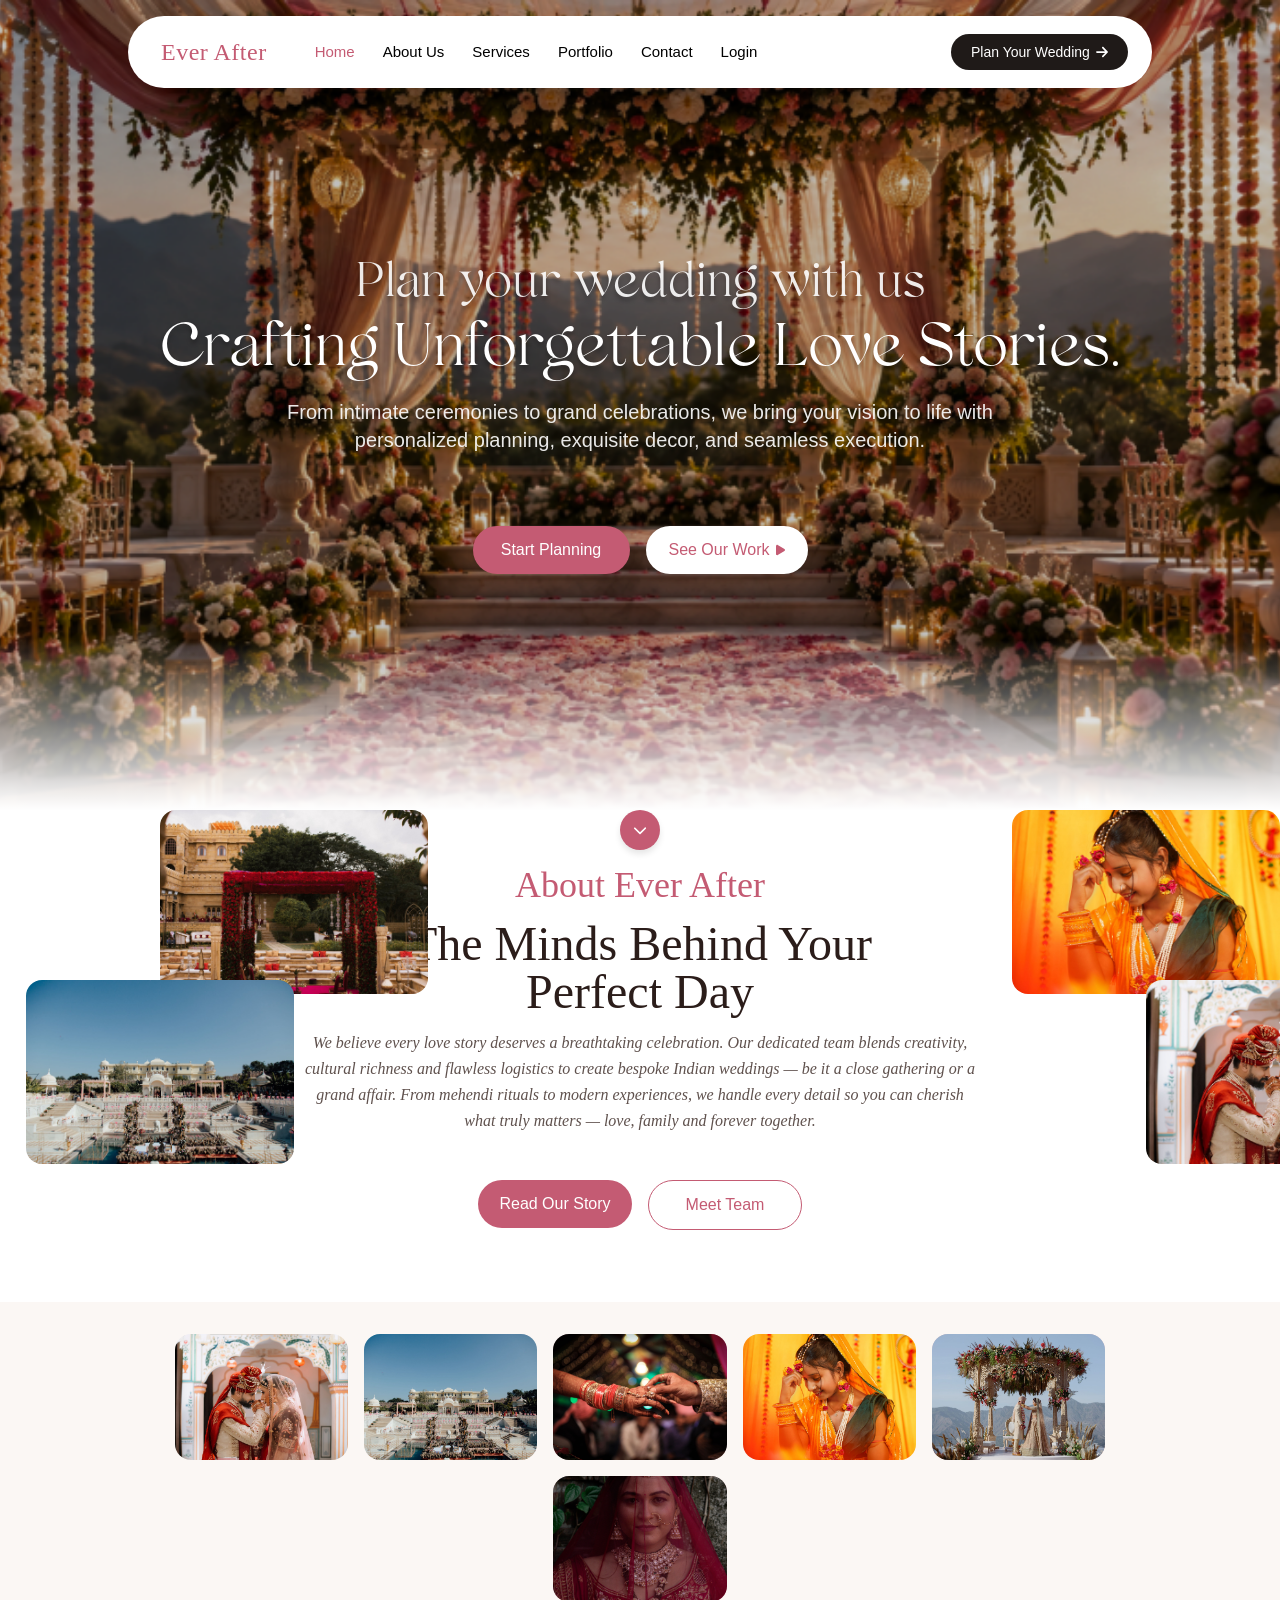
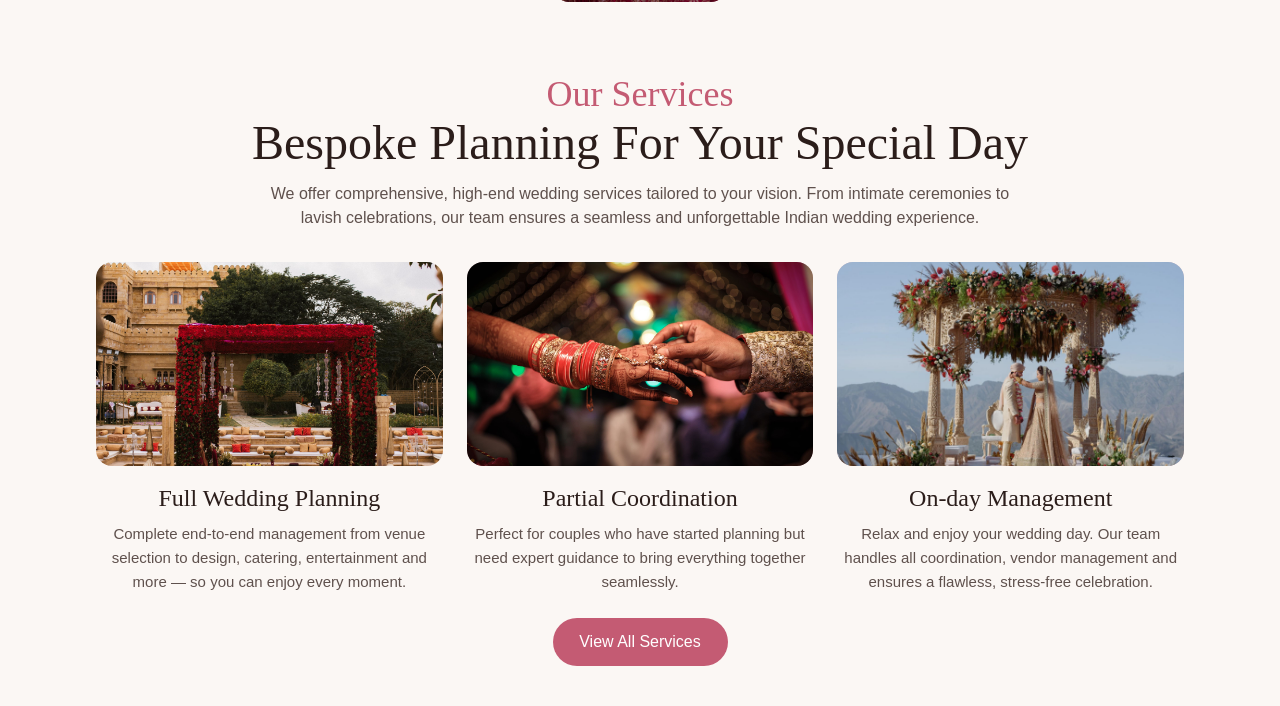
<file: index.html>
<!DOCTYPE html>
<html lang="en">
<head>
  <meta charset="UTF-8">
  <meta name="viewport" content="width=device-width, initial-scale=1.0">
  <title>Ever After</title>
  <!-- Send the visitor straight to the home page -->
  <meta http-equiv="refresh" content="0; url=home.html">
</head>
<body>
  <p>Opening the Ever After website... If nothing happens, <a href="home.html">click here to go to the home page</a>.</p>
</body>
</html>
</file>
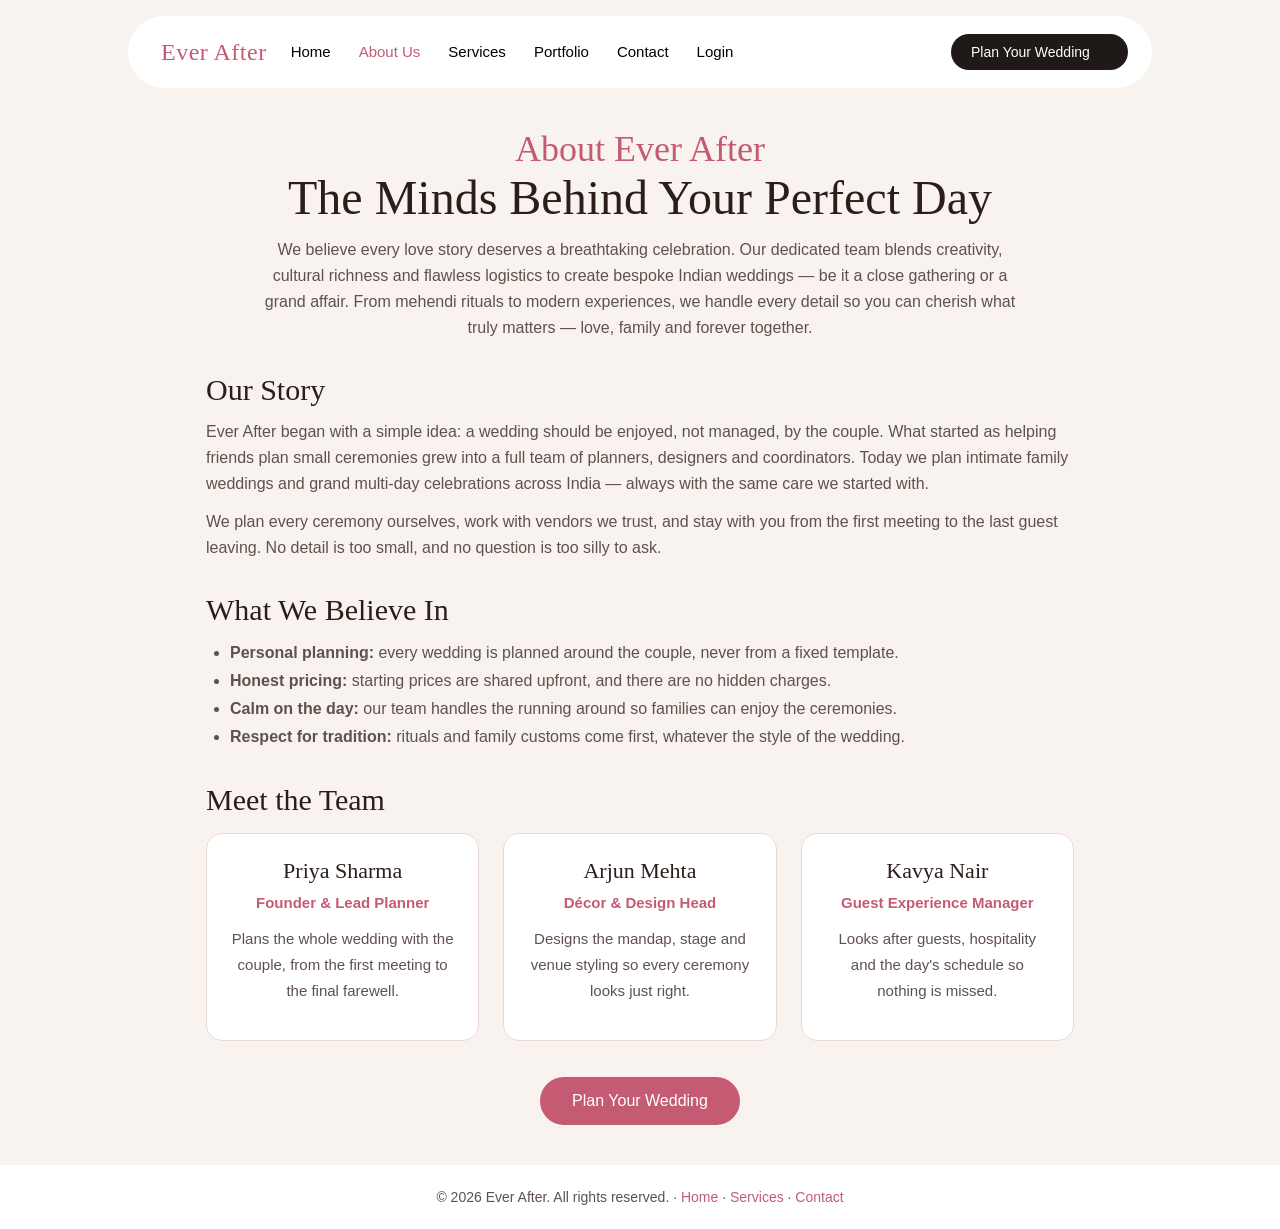
<file: about.html>
<!DOCTYPE html>
<html lang="en">
<head>
  <meta charset="UTF-8">
  <meta name="viewport" content="width=device-width, initial-scale=1.0">
  <title>About Us | Ever After</title>
  <link rel="stylesheet" href="home.css">
  <link rel="stylesheet" href="about.css">
</head>
<body>

  <!-- Nav (same links as the home page) -->
  <div class="nav page-nav">
    <a class="brand" href="home.html">Ever After</a>
    <div class="nav-links">
      <a href="home.html">Home</a>
      <a class="active" href="about.html">About Us</a>
      <a href="services.html">Services</a>
      <a href="portfolio.html">Portfolio</a>
      <a href="contact.html">Contact</a>
      <a href="login.html" id="loginLink">Login</a>
      <span id="userArea" class="user-area" style="display:none"><a href="#" id="logoutLink">Logout</a></span>
    </div>
    <a class="nav-cta" href="booking.html">Plan Your Wedding</a>
  </div>

  <div class="about-page">
    <p class="kicker">About Ever After</p>
    <h1 class="title">The Minds Behind Your Perfect Day</h1>
    <p class="lead">We believe every love story deserves a breathtaking celebration. Our dedicated team blends creativity, cultural richness and flawless logistics to create bespoke Indian weddings — be it a close gathering or a grand affair. From mehendi rituals to modern experiences, we handle every detail so you can cherish what truly matters — love, family and forever together.</p>

    <h2>Our Story</h2>
    <p>Ever After began with a simple idea: a wedding should be enjoyed, not managed, by the couple. What started as helping friends plan small ceremonies grew into a full team of planners, designers and coordinators. Today we plan intimate family weddings and grand multi-day celebrations across India — always with the same care we started with.</p>
    <p>We plan every ceremony ourselves, work with vendors we trust, and stay with you from the first meeting to the last guest leaving. No detail is too small, and no question is too silly to ask.</p>

    <h2>What We Believe In</h2>
    <ul class="values">
      <li><strong>Personal planning:</strong> every wedding is planned around the couple, never from a fixed template.</li>
      <li><strong>Honest pricing:</strong> starting prices are shared upfront, and there are no hidden charges.</li>
      <li><strong>Calm on the day:</strong> our team handles the running around so families can enjoy the ceremonies.</li>
      <li><strong>Respect for tradition:</strong> rituals and family customs come first, whatever the style of the wedding.</li>
    </ul>

    <h2>Meet the Team</h2>
    <div class="team">
      <div class="team-card">
        <h3>Priya Sharma</h3>
        <p class="role">Founder &amp; Lead Planner</p>
        <p>Plans the whole wedding with the couple, from the first meeting to the final farewell.</p>
      </div>
      <div class="team-card">
        <h3>Arjun Mehta</h3>
        <p class="role">Décor &amp; Design Head</p>
        <p>Designs the mandap, stage and venue styling so every ceremony looks just right.</p>
      </div>
      <div class="team-card">
        <h3>Kavya Nair</h3>
        <p class="role">Guest Experience Manager</p>
        <p>Looks after guests, hospitality and the day's schedule so nothing is missed.</p>
      </div>
    </div>

    <a class="btn about-btn" href="booking.html">Plan Your Wedding</a>
  </div>

  <footer class="page-footer">
    <p>&copy; 2026 Ever After. All rights reserved. &middot; <a href="home.html">Home</a> &middot; <a href="services.html">Services</a> &middot; <a href="contact.html">Contact</a></p>
  </footer>

  <script src="storage.js"></script>
  <script src="auth.js"></script>
</body>
</html>
</file>
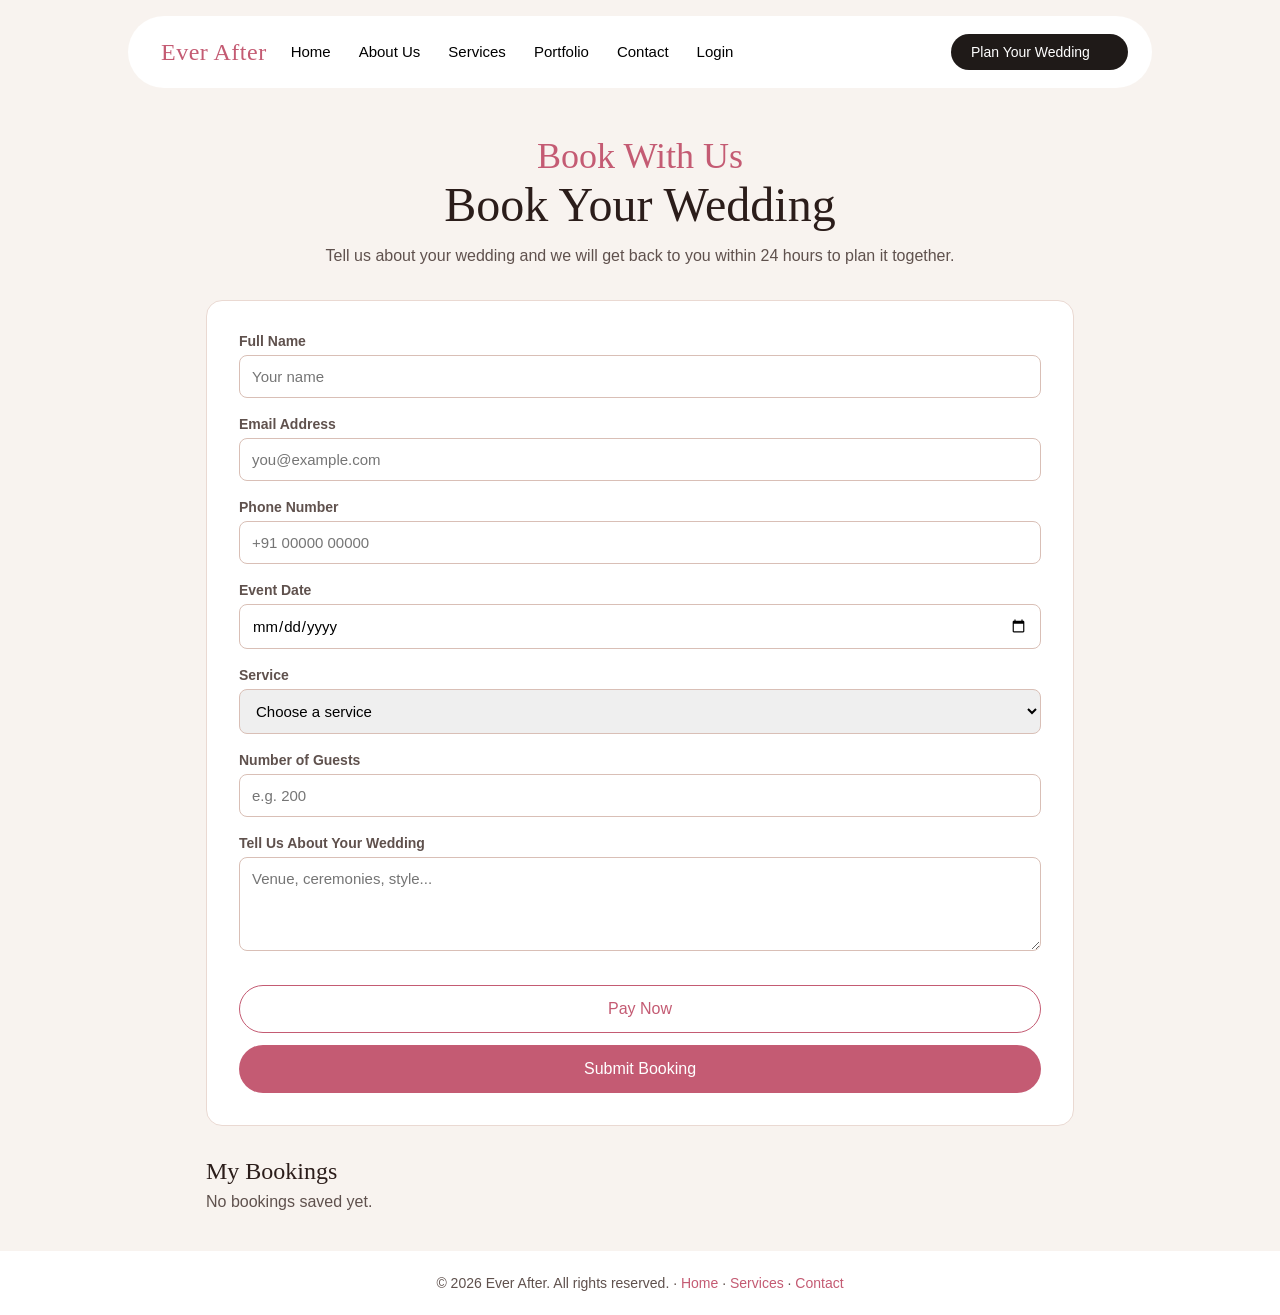
<file: booking.html>
<!DOCTYPE html>
<html lang="en">
<head>
  <meta charset="UTF-8">
  <meta name="viewport" content="width=device-width, initial-scale=1.0">
  <title>Book Your Wedding | Ever After</title>
  <link rel="stylesheet" href="home.css">
  <link rel="stylesheet" href="booking.css">
</head>
<body>

  <!-- Nav (same links as the home page) -->
  <div class="nav page-nav">
    <a class="brand" href="home.html">Ever After</a>
    <div class="nav-links">
      <a href="home.html">Home</a>
      <a href="about.html">About Us</a>
      <a href="services.html">Services</a>
      <a href="portfolio.html">Portfolio</a>
      <a href="contact.html">Contact</a>
      <a href="login.html" id="loginLink">Login</a>
      <span id="userArea" class="user-area" style="display:none"><a href="#" id="logoutLink">Logout</a></span>
    </div>
    <a class="nav-cta" href="booking.html">Plan Your Wedding</a>
  </div>

  <div class="booking-page">
    <p class="kicker">Book With Us</p>
    <h1 class="title">Book Your Wedding</h1>
    <p class="lead">Tell us about your wedding and we will get back to you within 24 hours to plan it together.</p>

    <!-- Package saved in the service builder, if there is one -->
    <div id="packageBox" class="package-box" style="display:none">
      <h2>Your Saved Package</h2>
      <p id="packageText"></p>
      <p class="small">This package was saved from the <a href="custom-service-builder.html">service builder</a>. It will be added to your booking below.</p>
    </div>

    <div class="form-box">
      <form id="bookingForm" novalidate>
        <label for="name">Full Name</label>
        <input type="text" id="name" placeholder="Your name">

        <label for="email">Email Address</label>
        <input type="email" id="email" placeholder="you@example.com">

        <label for="phone">Phone Number</label>
        <input type="tel" id="phone" placeholder="+91 00000 00000">

        <label for="date">Event Date</label>
        <input type="date" id="date">

        <label for="service">Service</label>
        <select id="service">
          <option value="">Loading services...</option>
        </select>

        <label for="guests">Number of Guests</label>
        <input type="number" id="guests" min="1" placeholder="e.g. 200">

        <label for="message">Tell Us About Your Wedding</label>
        <textarea id="message" rows="4" placeholder="Venue, ceremonies, style..."></textarea>

        <p id="formError" class="form-error"></p>
        <p id="formSuccess" class="form-success"></p>

        <!-- Demo payment: shows a fake QR code in a popup. No real money is taken. -->
        <button type="button" id="payNowBtn" class="btn btn-pay">Pay Now</button>
        <p id="payStatus" class="pay-status"></p>

        <button type="submit" class="btn">Submit Booking</button>
      </form>

      <!-- Details of the booking just saved -->
      <div id="bookingDetails" class="details-box" style="display:none">
        <h2>Your Booking</h2>
        <p id="detailsText"></p>
      </div>
    </div>

    <!-- All bookings saved in this browser -->
    <div class="my-bookings">
      <h2>My Bookings</h2>
      <p id="bookingCount">No bookings saved yet.</p>
      <ul id="bookingList"></ul>
    </div>
  </div>

  <!-- Demo payment popup: fake QR code. No real money is taken. -->
  <div id="qrModal" class="qr-modal" style="display:none">
    <div class="qr-card">
      <h2>Scan to Pay</h2>
      <p id="qrAmount" class="qr-amount"></p>
      <img src="[data-uri]" alt="Demo QR code for payment" class="qr-image">
      <p class="qr-note">Demo only &mdash; this is a fake QR code. No real money is taken.</p>
      <button type="button" id="paidBtn" class="btn">I&rsquo;ve Paid (Demo)</button>
      <button type="button" id="closeQrBtn" class="btn btn-close">Close</button>
    </div>
  </div>

  <footer class="page-footer">
    <p>&copy; 2026 Ever After. All rights reserved. &middot; <a href="home.html">Home</a> &middot; <a href="services.html">Services</a> &middot; <a href="contact.html">Contact</a></p>
  </footer>

  <script src="storage.js"></script>
  <script src="booking.js"></script>
  <script src="auth.js"></script>
</body>
</html>
</file>
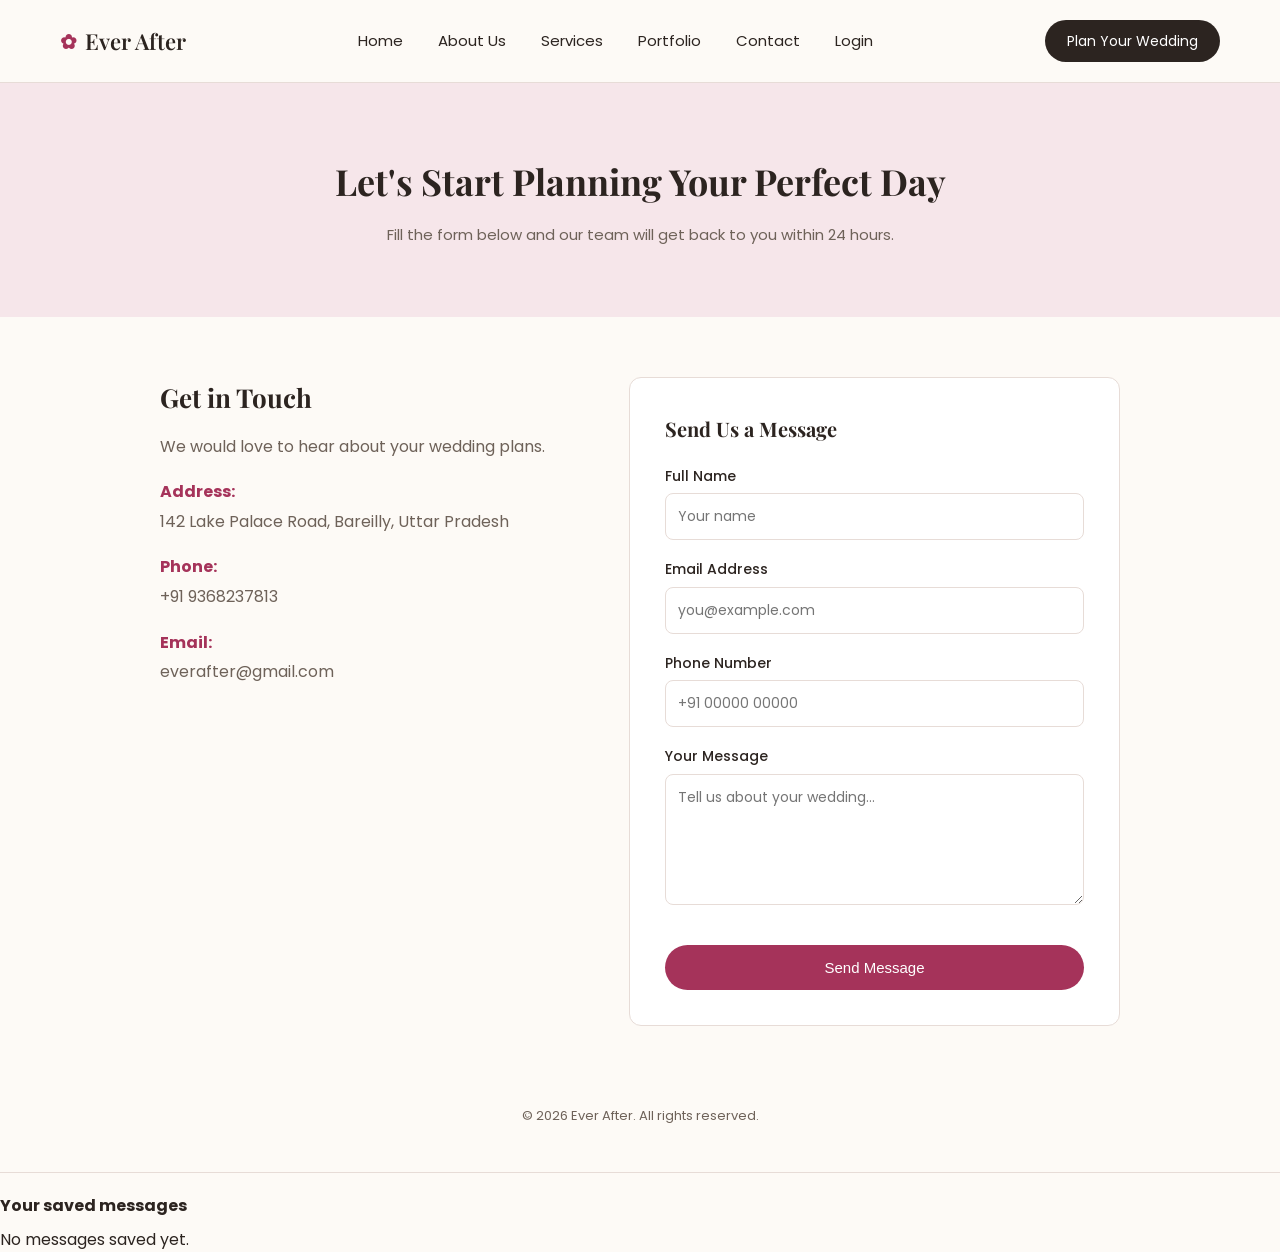
<file: contact.html>
<!DOCTYPE html>
<html lang="en">
<head>
  <meta charset="UTF-8">
  <meta name="viewport" content="width=device-width, initial-scale=1.0">
  <title>Contact Us | Ever After</title>

  
  <link rel="preconnect" href="https://fonts.googleapis.com">
  <link href="https://fonts.googleapis.com/css2?family=Playfair+Display:wght@600&family=Poppins:wght@400;500&display=swap" rel="stylesheet">

  <link rel="stylesheet" href="contact.css">
  </head>
<body>


  <header class="navbar">
    <a href="home.html" class="logo">
      <span class="logo-icon">✿</span> Ever After
    </a>

   <nav>
  <ul class="nav-links">
    <a href="home.html">Home</a>
    <a href="about.html">About Us</a>
    <a href="services.html">Services</a>
    <a href="portfolio.html">Portfolio</a>
    <a href="contact.html">Contact</a>
    <a href="login.html" id="loginLink">Login</a>
    <li id="userArea" class="user-area" style="display:none"><a href="#" id="logoutLink">Logout</a></li>
  </ul>
</nav>

    <a href="booking.html" class="btn-dark">Plan Your Wedding</a>
  </header>

 
  <section class="page-heading">
    <h1>Let's Start Planning Your Perfect Day</h1>
    <p>Fill the form below and our team will get back to you within 24 hours.</p>
  </section>

  <section class="contact-section" id="contact-form">

   
    <div class="contact-info">
      <h2>Get in Touch</h2>
      <p>We would love to hear about your wedding plans.</p>

      <div class="info-item">
        <strong>Address:</strong>
        <p>142 Lake Palace Road, Bareilly, Uttar Pradesh</p>
      </div>

      <div class="info-item">
        <strong>Phone:</strong>
        <p>+91 9368237813</p>
      </div>

      <div class="info-item">
        <strong>Email:</strong>
        <p>everafter@gmail.com</p>
      </div>
    </div>

    
    <div class="contact-form-box">
      <h3>Send Us a Message</h3>

      <form id="contactForm">

        <label for="name">Full Name</label>
        <input type="text" id="name" name="name" placeholder="Your name" required>

        <label for="email">Email Address</label>
        <input type="email" id="email" name="email" placeholder="you@example.com" required>

        <label for="phone">Phone Number</label>
        <input type="tel" id="phone" name="phone" placeholder="+91 00000 00000" required>

        <label for="message">Your Message</label>
        <textarea id="message" name="message" rows="5" placeholder="Tell us about your wedding..."></textarea>

        <p id="formMessage"></p>

        <button type="submit">Send Message</button>


      </form>
    </div>

  </section>


  <footer>
    <p>&copy; 2026 Ever After. All rights reserved.</p>
  </footer>
  

      <div id="savedMessages">
        <h4>Your saved messages</h4>
        <p id="savedCount">No messages saved yet.</p>
        <ul id="savedList"></ul>
      </div>

  <script src="storage.js"></script>
  <script src="contact.js"></script>
  <script src="auth.js"></script>
</body>
</html>
</file>
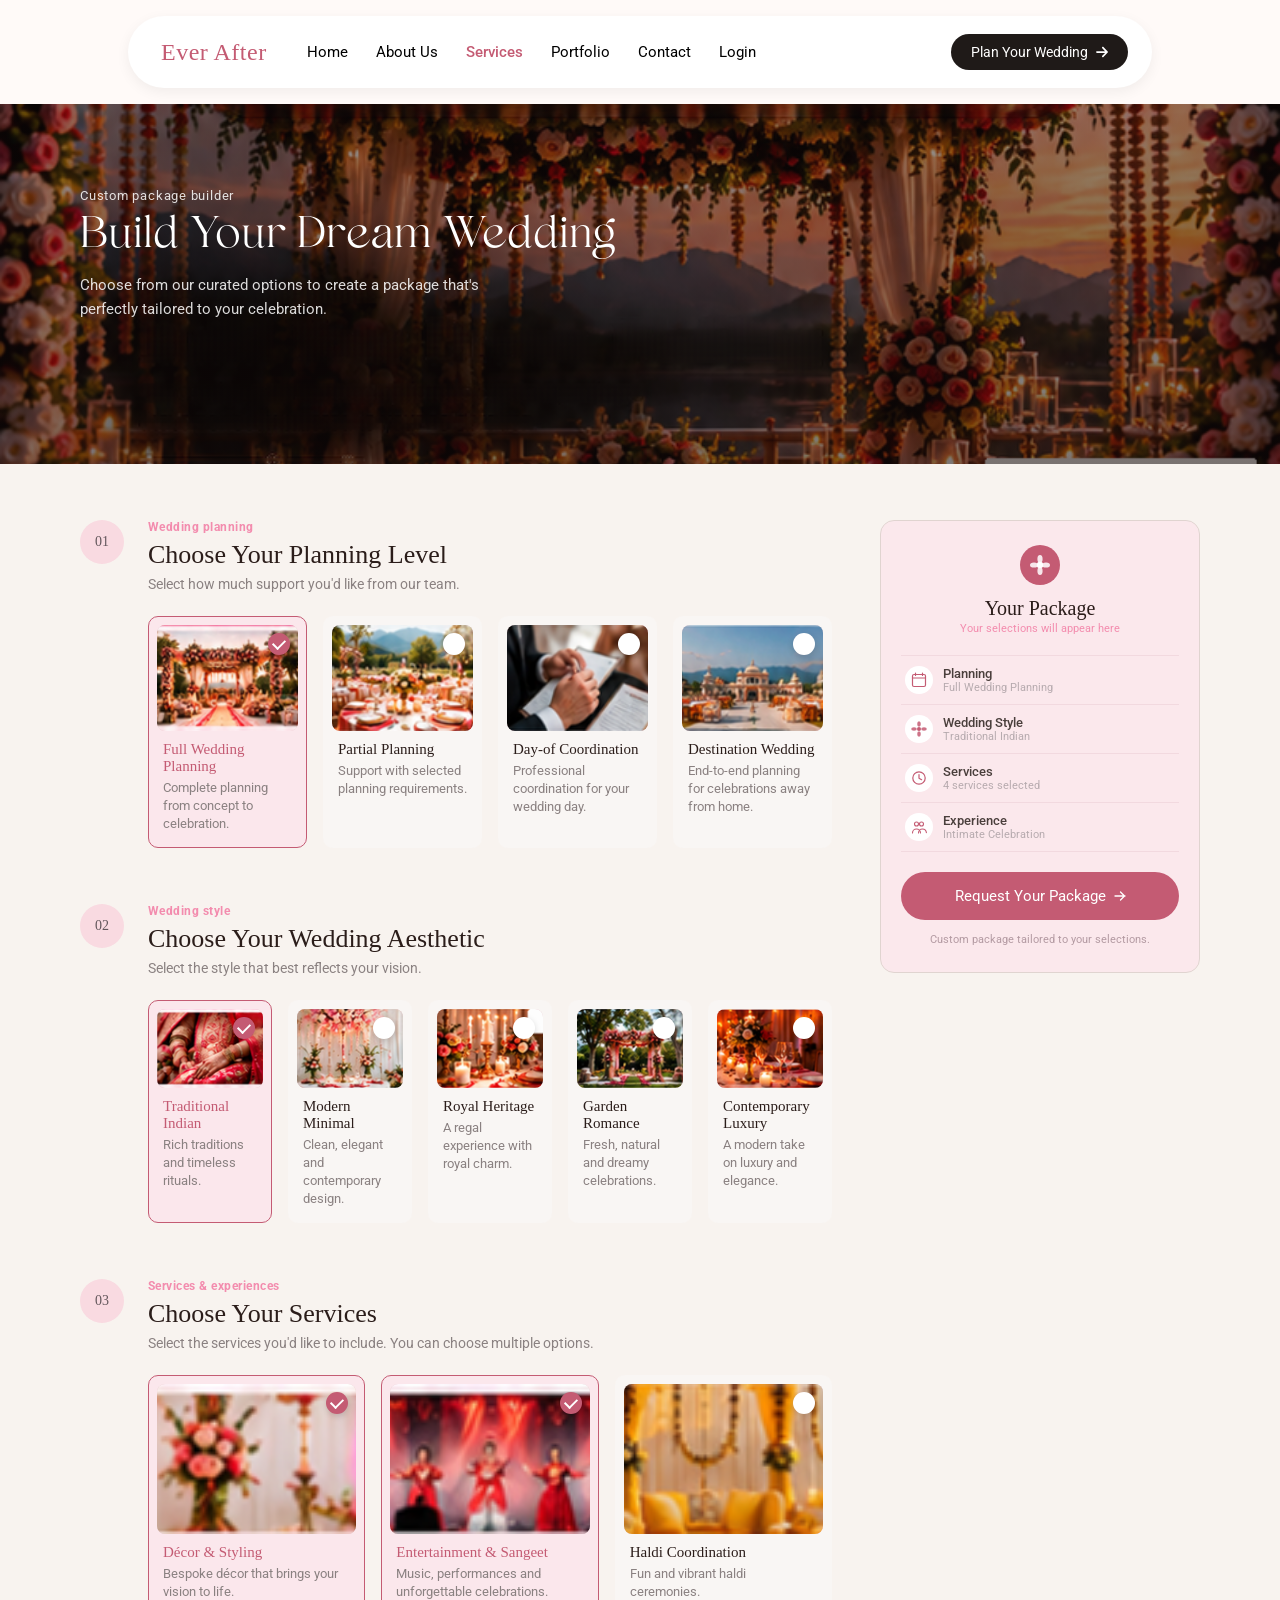
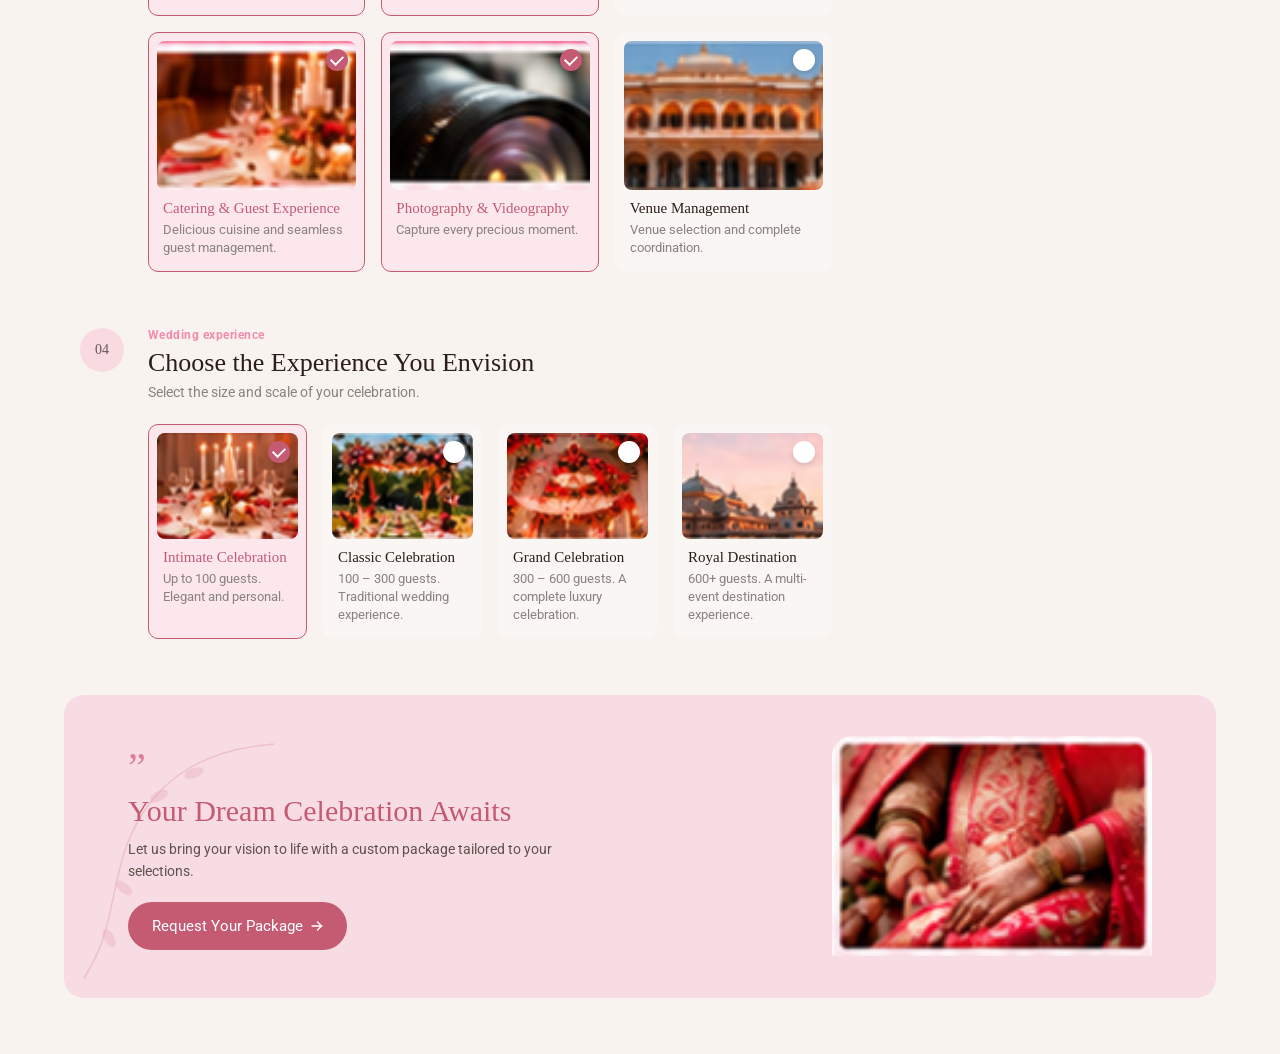
<file: custom-service-builder.html>
<!DOCTYPE html>
<html lang="en">
<head>
  <meta charset="UTF-8">
  <meta name="viewport" content="width=device-width, initial-scale=1">
  <title>Custom Service Builder — Ever After</title>
  <link href="https://fonts.googleapis.com/css2?family=Roboto:wght@400;500&display=swap" rel="stylesheet">
  <link rel="stylesheet" href="custom-service-builder.css">
</head>
<body>

  <!-- ================= NAV ================= -->
  <div class="nav-wrap">
    <div class="nav">
      <a class="brand" href="home.html">Ever After</a>
      <div class="nav-links">
      <a href="home.html">Home</a>
      <a href="about.html">About Us</a>
      <a class="active" href="custom-service-builder.html">Services</a>
      <a href="portfolio.html">Portfolio</a>
      <a href="contact.html">Contact</a>
      <a href="login.html" id="loginLink">Login</a>
      <span id="userArea" class="user-area" style="display:none"><a href="#" id="logoutLink">Logout</a></span>
</div>
      <a class="nav-cta" href="booking.html">
        Plan Your Wedding
        <img src="assets/c464f.svg" width="12" height="14" alt="">
      </a>
    </div>
  </div>

  <!-- ================= HERO ================= -->
  <div class="hero">
    <img class="hero-bg" src="assets/builder-hero.png" alt="">
    <div class="hero-shade"></div>
    <div class="hero-content">
      <p class="eyebrow">Custom package builder</p>
      <h1>Build Your Dream Wedding</h1>
      <p class="hero-sub">Choose from our curated options to create a package that's perfectly tailored to your celebration.</p>
      </div>
  </div>

  <!-- ================= BUILDER ================= -->
  <div class="builder-layout">
    <main class="builder-main">

      <!-- STEP 01 — PLANNING -->
      <section class="step">
        <div class="step-number">01</div>
        <div class="step-body">
          <p class="step-kicker">Wedding planning</p>
          <h2>Choose Your Planning Level</h2>
          <p class="step-sub">Select how much support you'd like from our team.</p>

          <div class="cards cards-4">
            <button class="option-card selected" data-group="planning" data-value="Full Wedding Planning" type="button">
              <span class="card-media"><img src="assets/builder-planning-full.png" alt=""><span class="badge"></span></span>
              <span class="card-title">Full Wedding Planning</span>
              <span class="card-desc">Complete planning from concept to celebration.</span>
            </button>
            <button class="option-card" data-group="planning" data-value="Partial Planning" type="button">
              <span class="card-media"><img src="assets/builder-planning-partial.png" alt=""><span class="badge"></span></span>
              <span class="card-title">Partial Planning</span>
              <span class="card-desc">Support with selected planning requirements.</span>
            </button>
            <button class="option-card" data-group="planning" data-value="Day-of Coordination" type="button">
              <span class="card-media"><img src="assets/builder-planning-dayof.png" alt=""><span class="badge"></span></span>
              <span class="card-title">Day-of Coordination</span>
              <span class="card-desc">Professional coordination for your wedding day.</span>
            </button>
            <button class="option-card" data-group="planning" data-value="Destination Wedding" type="button">
              <span class="card-media"><img src="assets/builder-planning-destination.png" alt=""><span class="badge"></span></span>
              <span class="card-title">Destination Wedding</span>
              <span class="card-desc">End-to-end planning for celebrations away from home.</span>
            </button>
          </div>
        </div>
      </section>

      <!-- STEP 02 — STYLE -->
      <section class="step">
        <div class="step-number">02</div>
        <div class="step-body">
          <p class="step-kicker">Wedding style</p>
          <h2>Choose Your Wedding Aesthetic</h2>
          <p class="step-sub">Select the style that best reflects your vision.</p>

          <div class="cards cards-5">
            <button class="option-card selected" data-group="style" data-value="Traditional Indian" type="button">
              <span class="card-media"><img src="assets/builder-style-traditional.png" alt=""><span class="badge"></span></span>
              <span class="card-title">Traditional Indian</span>
              <span class="card-desc">Rich traditions and timeless rituals.</span>
            </button>
            <button class="option-card" data-group="style" data-value="Modern Minimal" type="button">
              <span class="card-media"><img src="assets/builder-style-modern.png" alt=""><span class="badge"></span></span>
              <span class="card-title">Modern Minimal</span>
              <span class="card-desc">Clean, elegant and contemporary design.</span>
            </button>
            <button class="option-card" data-group="style" data-value="Royal Heritage" type="button">
              <span class="card-media"><img src="assets/builder-style-royal.png" alt=""><span class="badge"></span></span>
              <span class="card-title">Royal Heritage</span>
              <span class="card-desc">A regal experience with royal charm.</span>
            </button>
            <button class="option-card" data-group="style" data-value="Garden Romance" type="button">
              <span class="card-media"><img src="assets/builder-style-garden.png" alt=""><span class="badge"></span></span>
              <span class="card-title">Garden Romance</span>
              <span class="card-desc">Fresh, natural and dreamy celebrations.</span>
            </button>
            <button class="option-card" data-group="style" data-value="Contemporary Luxury" type="button">
              <span class="card-media"><img src="assets/builder-style-luxury.png" alt=""><span class="badge"></span></span>
              <span class="card-title">Contemporary Luxury</span>
              <span class="card-desc">A modern take on luxury and elegance.</span>
            </button>
          </div>
        </div>
      </section>

      <!-- STEP 03 — SERVICES -->
      <section class="step">
        <div class="step-number">03</div>
        <div class="step-body">
          <p class="step-kicker">Services &amp; experiences</p>
          <h2>Choose Your Services</h2>
          <p class="step-sub">Select the services you'd like to include. You can choose multiple options.</p>

          <div class="cards cards-3">
            <button class="option-card selected" data-group="services" data-value="Décor & Styling" type="button">
              <span class="card-media"><img src="assets/builder-service-decor.png" alt=""><span class="badge"></span></span>
              <span class="card-title">Décor &amp; Styling</span>
              <span class="card-desc">Bespoke décor that brings your vision to life.</span>
            </button>
            <button class="option-card selected" data-group="services" data-value="Entertainment & Sangeet" type="button">
              <span class="card-media"><img src="assets/builder-service-entertainment.png" alt=""><span class="badge"></span></span>
              <span class="card-title">Entertainment &amp; Sangeet</span>
              <span class="card-desc">Music, performances and unforgettable celebrations.</span>
            </button>
            <button class="option-card" data-group="services" data-value="Haldi Coordination" type="button">
              <span class="card-media"><img src="assets/builder-service-haldi.png" alt=""><span class="badge"></span></span>
              <span class="card-title">Haldi Coordination</span>
              <span class="card-desc">Fun and vibrant haldi ceremonies.</span>
            </button>
            <button class="option-card selected" data-group="services" data-value="Catering & Guest Experience" type="button">
              <span class="card-media"><img src="assets/builder-service-catering.png" alt=""><span class="badge"></span></span>
              <span class="card-title">Catering &amp; Guest Experience</span>
              <span class="card-desc">Delicious cuisine and seamless guest management.</span>
            </button>
            <button class="option-card selected" data-group="services" data-value="Photography & Videography" type="button">
              <span class="card-media"><img src="assets/builder-service-photography.png" alt=""><span class="badge"></span></span>
              <span class="card-title">Photography &amp; Videography</span>
              <span class="card-desc">Capture every precious moment.</span>
            </button>
            <button class="option-card" data-group="services" data-value="Venue Management" type="button">
              <span class="card-media"><img src="assets/builder-service-venue.png" alt=""><span class="badge"></span></span>
              <span class="card-title">Venue Management</span>
              <span class="card-desc">Venue selection and complete coordination.</span>
            </button>
          </div>
        </div>
      </section>

      <!-- STEP 04 — EXPERIENCE -->
      <section class="step">
        <div class="step-number">04</div>
        <div class="step-body">
          <p class="step-kicker">Wedding experience</p>
          <h2>Choose the Experience You Envision</h2>
          <p class="step-sub">Select the size and scale of your celebration.</p>

          <div class="cards cards-4">
            <button class="option-card selected" data-group="experience" data-value="Intimate Celebration" type="button">
              <span class="card-media"><img src="assets/builder-experience-intimate.png" alt=""><span class="badge"></span></span>
              <span class="card-title">Intimate Celebration</span>
              <span class="card-desc">Up to 100 guests. Elegant and personal.</span>
            </button>
            <button class="option-card" data-group="experience" data-value="Classic Celebration" type="button">
              <span class="card-media"><img src="assets/builder-experience-classic.png" alt=""><span class="badge"></span></span>
              <span class="card-title">Classic Celebration</span>
              <span class="card-desc">100 – 300 guests. Traditional wedding experience.</span>
            </button>
            <button class="option-card" data-group="experience" data-value="Grand Celebration" type="button">
              <span class="card-media"><img src="assets/builder-experience-grand.png" alt=""><span class="badge"></span></span>
              <span class="card-title">Grand Celebration</span>
              <span class="card-desc">300 – 600 guests. A complete luxury celebration.</span>
            </button>
            <button class="option-card" data-group="experience" data-value="Royal Destination" type="button">
              <span class="card-media"><img src="assets/builder-experience-royal.png" alt=""><span class="badge"></span></span>
              <span class="card-title">Royal Destination</span>
              <span class="card-desc">600+ guests. A multi-event destination experience.</span>
            </button>
          </div>
        </div>
      </section>

    </main>

    <!-- ================= SIDEBAR ================= -->
    <aside class="sidebar">
      <div class="sidebar-card">
        <div class="sidebar-flower">
          <svg width="20" height="20" viewBox="0 0 20 20" fill="none"><circle cx="10" cy="10" r="3.2" fill="#fff"/><ellipse cx="10" cy="4" rx="2.6" ry="4" fill="#fff" opacity=".85"/><ellipse cx="10" cy="16" rx="2.6" ry="4" fill="#fff" opacity=".85"/><ellipse cx="4" cy="10" rx="4" ry="2.6" fill="#fff" opacity=".85"/><ellipse cx="16" cy="10" rx="4" ry="2.6" fill="#fff" opacity=".85"/></svg>
        </div>
        <h3>Your Package</h3>
        <p class="sidebar-sub">Your selections will appear here</p>

        <ul class="package-list">
          <li data-summary-for="planning">
            <span class="li-icon">
              <svg width="16" height="16" viewBox="0 0 16 16" fill="none"><rect x="1.5" y="2.5" width="13" height="12" rx="1.5" stroke="#c45b73" stroke-width="1.2"/><path d="M1.5 6h13M4.5 1v2.5M11.5 1v2.5" stroke="#c45b73" stroke-width="1.2" stroke-linecap="round"/></svg>
            </span>
            <span class="li-text"><strong>Planning</strong><span class="li-value">Not selected</span></span>
          </li>
          <li data-summary-for="style">
            <span class="li-icon">
              <svg width="16" height="16" viewBox="0 0 16 16" fill="none"><circle cx="8" cy="8" r="2" fill="#c45b73"/><ellipse cx="8" cy="3" rx="1.8" ry="2.8" fill="#c45b73" opacity=".85"/><ellipse cx="8" cy="13" rx="1.8" ry="2.8" fill="#c45b73" opacity=".85"/><ellipse cx="3" cy="8" rx="2.8" ry="1.8" fill="#c45b73" opacity=".85"/><ellipse cx="13" cy="8" rx="2.8" ry="1.8" fill="#c45b73" opacity=".85"/></svg>
            </span>
            <span class="li-text"><strong>Wedding Style</strong><span class="li-value">Not selected</span></span>
          </li>
          <li data-summary-for="services">
            <span class="li-icon">
              <svg width="16" height="16" viewBox="0 0 16 16" fill="none"><circle cx="8" cy="8" r="6.2" stroke="#c45b73" stroke-width="1.2"/><path d="M8 4.5v3.7l2.6 1.5" stroke="#c45b73" stroke-width="1.2" stroke-linecap="round" stroke-linejoin="round"/></svg>
            </span>
            <span class="li-text"><strong>Services</strong><span class="li-value">Not selected</span></span>
          </li>
          <li data-summary-for="experience">
            <span class="li-icon">
              <svg width="16" height="16" viewBox="0 0 16 16" fill="none"><circle cx="5.5" cy="5" r="2" stroke="#c45b73" stroke-width="1.1"/><circle cx="10.5" cy="5" r="2" stroke="#c45b73" stroke-width="1.1"/><path d="M1.5 14c0-2.2 1.8-4 4-4s4 1.8 4 4M7.5 14c0-2.2 1.8-4 4-4s3.6 1.6 3.9 3.6" stroke="#c45b73" stroke-width="1.1" stroke-linecap="round"/></svg>
            </span>
            <span class="li-text"><strong>Experience</strong><span class="li-value">Not selected</span></span>
          </li>
        </ul>

        <button class="btn btn-request" type="button" id="requestBtn">
          Request Your Package
          <svg width="12" height="10" viewBox="0 0 12 10" fill="none"><path d="M1 5h10M6.5 1l4 4-4 4" stroke="#fff" stroke-width="1.3" stroke-linecap="round" stroke-linejoin="round"/></svg>
        </button>
        <p id="packageMessage"></p>
        <a id="packageLink" href="booking.html" style="display:none">Continue to booking &rarr;</a>
        <p class="sidebar-note">Custom package tailored to your selections.</p>
      </div>
    </aside>
  </div>

  <!-- ================= CTA BANNER ================= -->
  <div class="cta-banner">
    <svg class="cta-branch" width="360" height="260" viewBox="0 0 360 260" fill="none">
      <path d="M20 240 C 60 180, 40 120, 90 60 C 120 25, 160 10, 210 6" stroke="#e3aab8" stroke-width="1.5" opacity=".55"/>
      <ellipse cx="95" cy="58" rx="10" ry="5" fill="#e3aab8" opacity=".4" transform="rotate(-30 95 58)"/>
      <ellipse cx="130" cy="35" rx="10" ry="5" fill="#e3aab8" opacity=".4" transform="rotate(-20 130 35)"/>
      <ellipse cx="60" cy="150" rx="10" ry="5" fill="#e3aab8" opacity=".4" transform="rotate(40 60 150)"/>
      <ellipse cx="45" cy="200" rx="10" ry="5" fill="#e3aab8" opacity=".4" transform="rotate(60 45 200)"/>
    </svg>
    <div class="cta-text">
      <span class="cta-quote">&rdquo;</span>
      <h2>Your Dream Celebration Awaits</h2>
      <p>Let us bring your vision to life with a custom package tailored to your selections.</p>
      <a class="btn" href="booking.html" id="ctaRequestBtn">
        Request Your Package
        <svg width="12" height="10" viewBox="0 0 12 10" fill="none"><path d="M1 5h10M6.5 1l4 4-4 4" stroke="#fff" stroke-width="1.3" stroke-linecap="round" stroke-linejoin="round"/></svg>
      </a>
    </div>
    <img class="cta-photo" src="assets/builder-cta.png" alt="">
  </div>

  <script src="storage.js"></script>
  <script>
    function refreshSummary(group) {
      var li = document.querySelector('li[data-summary-for="' + group + '"] .li-value');
      if (!li) return;
      if (group === 'services') {
        var chosen = Array.from(document.querySelectorAll('.option-card[data-group="services"].selected')).map(function (c) { return c.dataset.value; });
        li.textContent = chosen.length ? (chosen.length + ' service' + (chosen.length > 1 ? 's' : '') + ' selected') : 'Not selected';
      } else {
        var card = document.querySelector('.option-card[data-group="' + group + '"].selected');
        li.textContent = card ? card.dataset.value : 'Not selected';
      }
    }

    document.querySelectorAll('.option-card').forEach(function (card) {
      card.addEventListener('click', function () {
        var group = card.dataset.group;
        if (group === 'services') {
          card.classList.toggle('selected');
        } else {
          document.querySelectorAll('.option-card[data-group="' + group + '"]').forEach(function (c) { c.classList.remove('selected'); });
          card.classList.add('selected');
        }
        refreshSummary(group);
      });
    });

    ['planning', 'style', 'services', 'experience'].forEach(refreshSummary);

    // Read the current selections and save them as JSON in localStorage.
    function getPackage() {
      var services = Array.from(document.querySelectorAll('.option-card[data-group="services"].selected')).map(function (c) { return c.dataset.value; });
      var planning = document.querySelector('.option-card[data-group="planning"].selected');
      var style = document.querySelector('.option-card[data-group="style"].selected');
      var experience = document.querySelector('.option-card[data-group="experience"].selected');
      return {
        planning: planning ? planning.dataset.value : '',
        style: style ? style.dataset.value : '',
        services: services,
        experience: experience ? experience.dataset.value : ''
      };
    }

    function savePackage() {
      var pkg = getPackage();
      saveData('weddingPackage', pkg);
      document.getElementById('packageMessage').textContent = 'Package saved! You can continue to booking.';
      document.getElementById('packageLink').style.display = 'inline-block';
    }

    // Restore the saved selections after a page refresh, so the
    // chosen cards stay selected instead of going back to the defaults.
    function restorePackage() {
      var pkg = loadData('weddingPackage', null);
      if (!pkg) {
        return;
      }
      // Single-choice groups (planning, style, experience): select the saved card.
      ['planning', 'style', 'experience'].forEach(function (group) {
        if (!pkg[group]) {
          return;
        }
        document.querySelectorAll('.option-card[data-group="' + group + '"]').forEach(function (c) {
          c.classList.toggle('selected', c.dataset.value === pkg[group]);
        });
      });
      // Services group: select each saved service, clear the rest.
      if (pkg.services) {
        document.querySelectorAll('.option-card[data-group="services"]').forEach(function (c) {
          c.classList.toggle('selected', pkg.services.indexOf(c.dataset.value) !== -1);
        });
      }
      ['planning', 'style', 'services', 'experience'].forEach(refreshSummary);
    }

    restorePackage();

    document.getElementById('requestBtn').addEventListener('click', savePackage);
    document.getElementById('ctaRequestBtn').addEventListener('click', savePackage);
  </script>

  <script src="auth.js"></script>
</body>
</html>
</file>
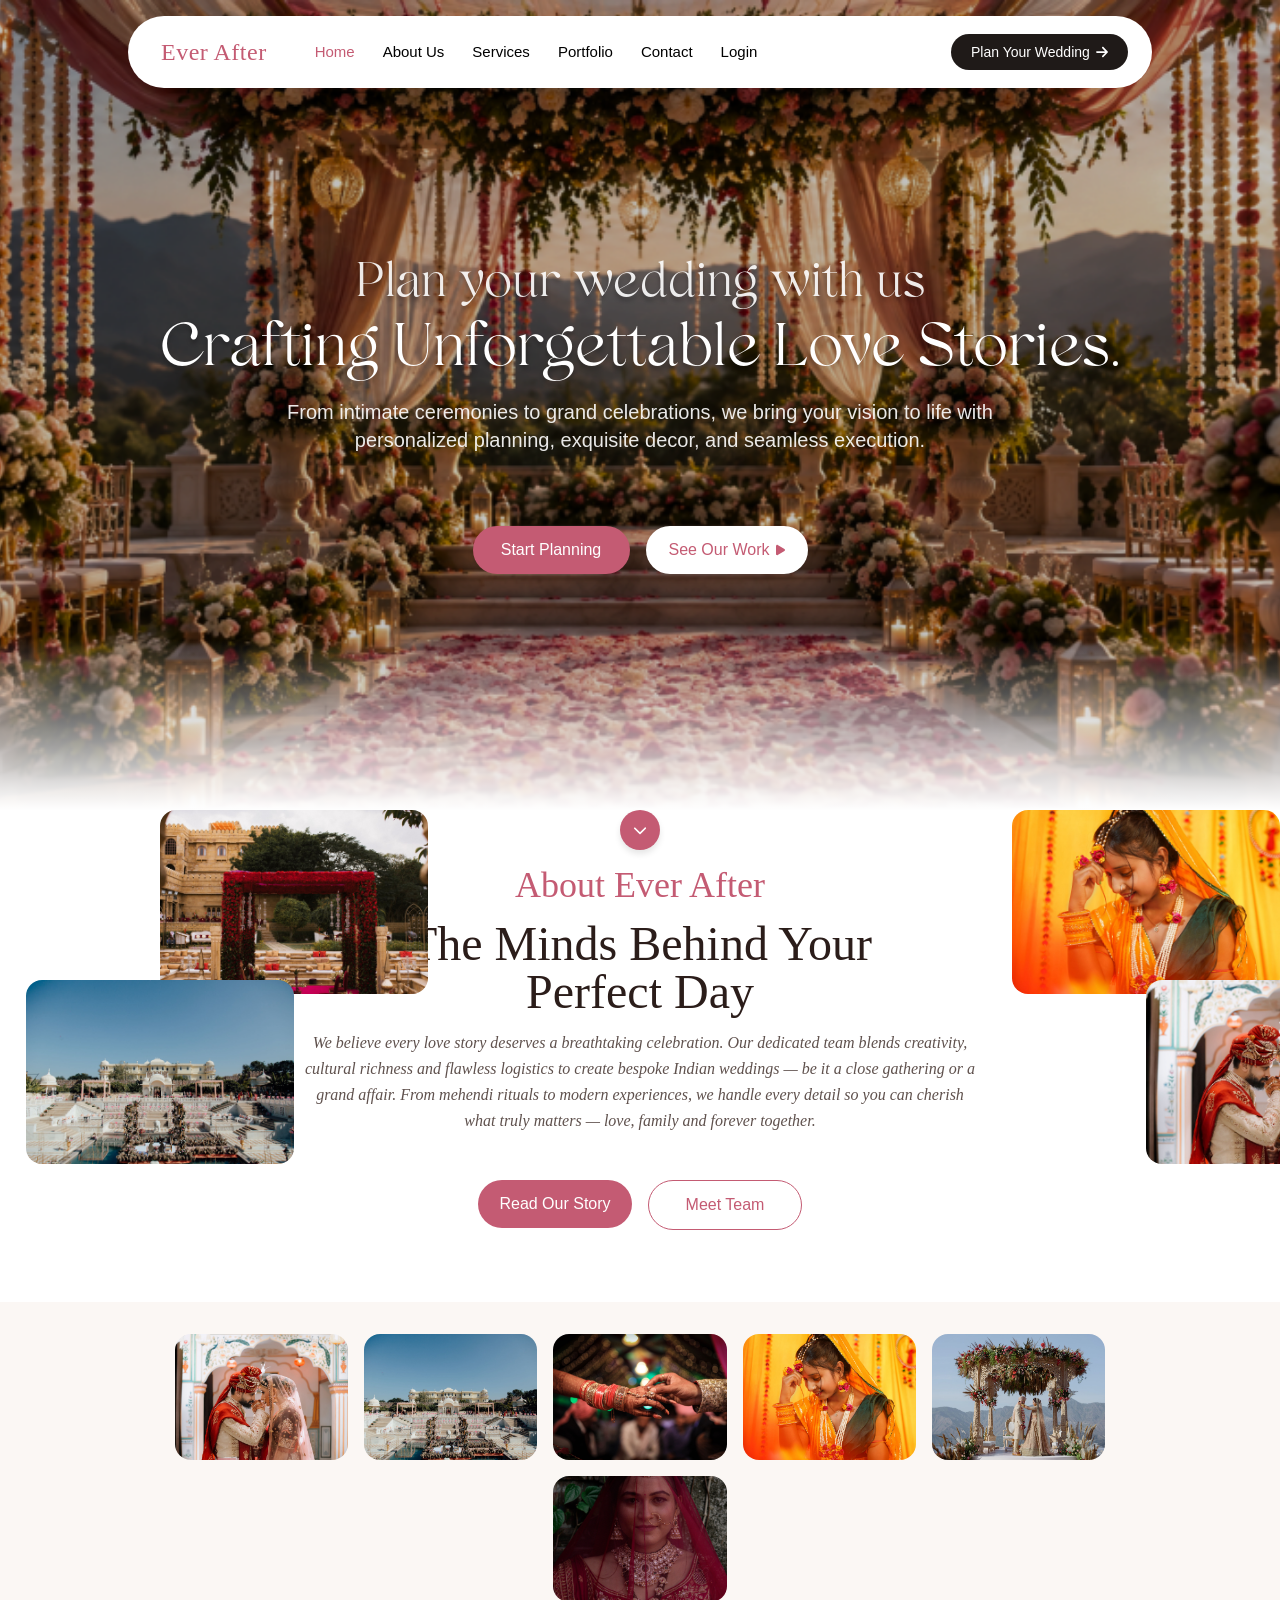
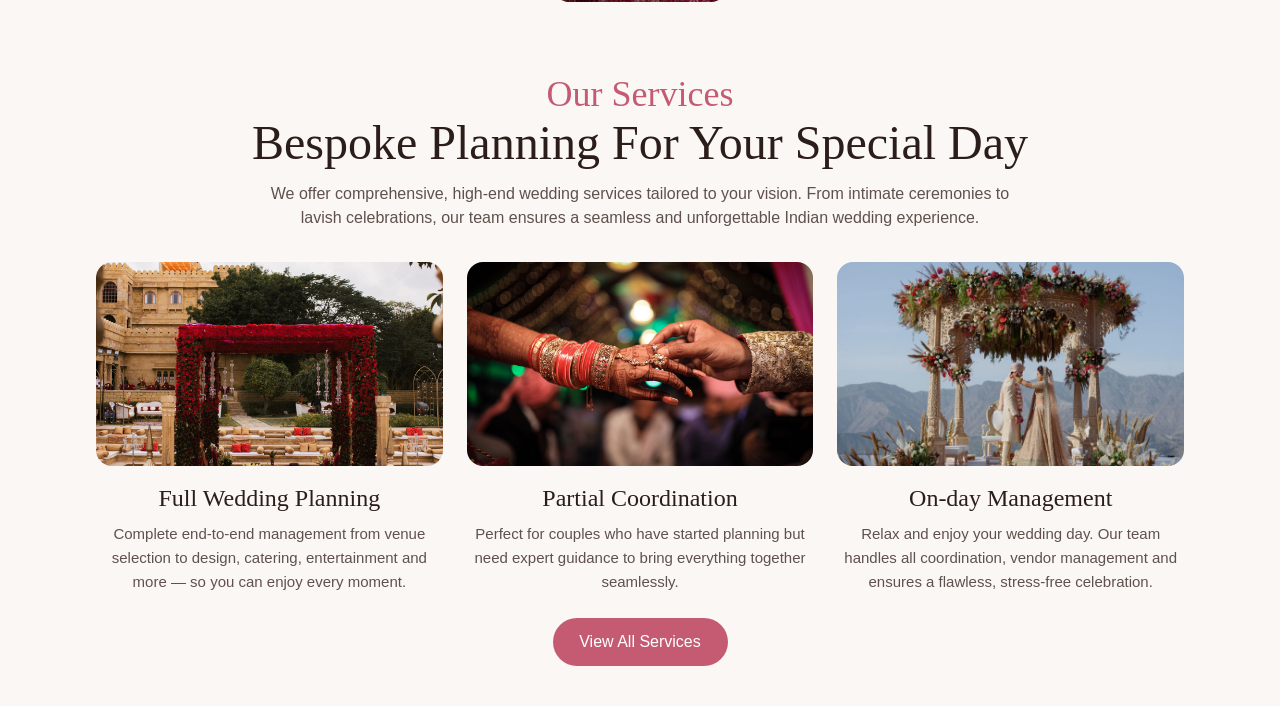
<file: home.html>
<!DOCTYPE html>
<html lang="en">

<head>
    <meta charset="UTF-8">
    <meta name="viewport" content="width=device-width, initial-scale=1.0">

    <title>Ever After</title>

    <link rel="stylesheet" href="home.css">
</head>
<body>

  <!-- ================= HERO ================= -->
  <div class="hero">
    <img class="hero-bg" src="assets/b8f9e.png" alt="">
    <div class="hero-shade"></div>
    <div class="hero-fade"></div>

    <div class="nav">
      <a class="brand" href="home.html">Ever After</a>
      <div class="nav-links">
    <a class="active" href="home.html">Home</a>
    <a href="about.html">About Us</a>
    <a href="services.html">Services</a>
    <a href="portfolio.html">Portfolio</a>
    <a href="contact.html">Contact</a>
    <a href="login.html" id="loginLink">Login</a>
    <span id="userArea" class="user-area" style="display:none"><a href="#" id="logoutLink">Logout</a></span>
          
</div>
      <a class="nav-cta" href="booking.html">
        Plan Your Wedding
        <img src="assets/c464f.svg" width="12" height="14" alt="">
      </a>
    </div>

    <div class="hero-text">
      <p class="hero-small serif">Plan your wedding with us</p>
      <h1 class="hero-big">Crafting Unforgettable Love Stories.</h1>
      <p class="hero-desc">From intimate ceremonies to grand celebrations, we bring your vision to life with personalized planning, exquisite decor, and seamless execution.</p>
    </div>

    <div class="hero-buttons">
      <a class="btn btn-start" href="custom-service-builder.html">Start Planning</a>
      <a class="btn btn-watch" href="portfolio.html">
        See Our Work
        <img src="assets/cb15e.svg" width="9" height="12" alt="">
      </a>
    </div>
  </div>

  <!-- ================= ABOUT ================= -->
  <div class="about">
    <div class="about-inner">
      <img class="about-photo round-photo" style="left:160px; top:0;" src="assets/ffd85.png" alt="">
      <img class="about-photo round-photo" style="left:26px; top:170px;" src="assets/f022b.png" alt="">
      <img class="about-photo round-photo" style="left:1012px; top:0;" src="assets/32705.png" alt="">
      <img class="about-photo round-photo" style="left:1146px; top:170px;" src="assets/11c8b.png" alt="">

      <div class="about-center">
        <div class="about-badge">
          <img src="assets/e6e7f.svg" width="14" height="14" alt="">
        </div>
        <p class="kicker">About Ever After</p>
        <h2 class="title">The Minds Behind Your<br>Perfect Day</h2>
        <p class="about-text">We believe every love story deserves a breathtaking celebration. Our dedicated team blends creativity, cultural richness and flawless logistics to create bespoke Indian weddings — be it a close gathering or a grand affair. From mehendi rituals to modern experiences, we handle every detail so you can cherish what truly matters — love, family and forever together.</p>
        <div class="about-buttons">
          <a class="btn" href="about.html">Read Our Story</a>
          <a class="btn btn-outline" href="about.html">Meet Team</a>
        </div>
      </div>
    </div>
  </div>

  <!-- ================= PHOTO STRIP ================= -->
  <div class="strip">
    <div class="strip-row">
      <img class="round-photo" src="assets/11c8b.png" alt="">
      <img class="round-photo" src="assets/f022b.png" alt="">
      <img class="round-photo" src="assets/5059a.png" alt="">
      <img class="round-photo" src="assets/32705.png" alt="">
      <img class="round-photo" src="assets/e211d.png" alt="">
      <img class="round-photo" src="assets/ef115.png" alt="">
    </div>
  </div>

  <!-- ================= SERVICES ================= -->
  <div class="services">
    <div class="container">
      <p class="kicker">Our Services</p>
      <h2 class="title">Bespoke Planning For Your Special Day</h2>
      <p class="lead">We offer comprehensive, high-end wedding services tailored to your vision. From intimate ceremonies to lavish celebrations, our team ensures a seamless and unforgettable Indian wedding experience.</p>

      <div class="cards">
        <div class="card">
          <img class="round-photo" src="assets/ffd85.png" alt="">
          <h3>Full Wedding Planning</h3>
          <p>Complete end-to-end management from venue selection to design, catering, entertainment and more — so you can enjoy every moment.</p>
        </div>
        <div class="card">
          <img class="round-photo" src="assets/5059a.png" alt="">
          <h3>Partial Coordination</h3>
          <p>Perfect for couples who have started planning but need expert guidance to bring everything together seamlessly.</p>
        </div>
        <div class="card">
          <img class="round-photo" src="assets/e211d.png" alt="">
          <h3>On-day Management</h3>
          <p>Relax and enjoy your wedding day. Our team handles all coordination, vendor management and ensures a flawless, stress-free celebration.</p>
        </div>
      </div>

      <a class="btn" href="services.html">View All Services</a>
    </div>
  </div>

  <script src="storage.js"></script>
  <script src="auth.js"></script>
</body>
</html>
</file>
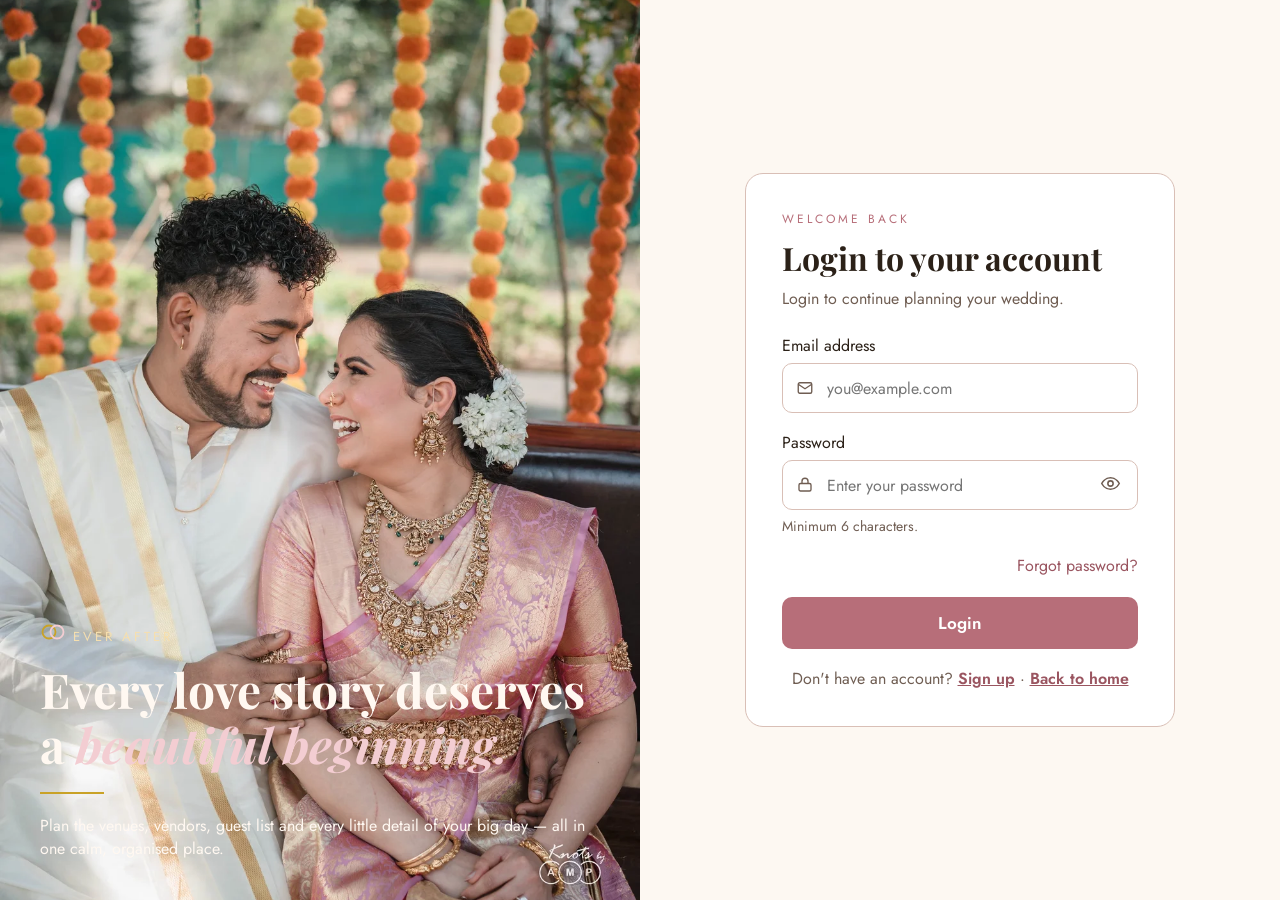
<file: login.html>
<!DOCTYPE html>
<html lang="en">
<head>
  <meta charset="utf-8" />
  <meta name="viewport" content="width=device-width, initial-scale=1" />
  <title>Login - Ever After</title>
  <!-- Fonts: Playfair Display for headings, Jost for body text -->
  <link rel="preconnect" href="https://fonts.googleapis.com" />
  <link rel="preconnect" href="https://fonts.gstatic.com" crossorigin />
  <link href="https://fonts.googleapis.com/css2?family=Playfair+Display:ital,wght@0,500;0,600;0,700;1,500&family=Jost:wght@300;400;500;600&display=swap" rel="stylesheet" />
  <!-- Our stylesheet -->
  <link rel="stylesheet" href="login.css" />
</head>
<body>
<main class="layout">

    <!-- ================= LEFT: BRAND PANEL ================= -->
    <section class="brand" aria-label="Ever After">
      <img class="bg" src="assets/wedding.jpg" alt="A bride and groom standing together under a white floral arch with candles" />
      <div class="brand-content">
        <div class="brand-mark">
          <!-- Interlocked rings mark -->
          <svg width="26" height="18" viewBox="0 0 26 18" fill="none" aria-hidden="true">
            <circle cx="9" cy="9" r="6.5" stroke="#c9a227" stroke-width="1.8"/>
            <circle cx="17" cy="9" r="6.5" stroke="#f3cdd2" stroke-width="1.8"/>
          </svg>
          Ever After
        </div>
        <h1>Every love story deserves a <em>beautiful beginning.</em></h1>
        <hr class="gold-rule" />
        <p>Plan the venues, vendors, guest list and every little detail of your big day — all in one calm, organised place.</p>
      </div>
    </section>

    <!-- ================= RIGHT: LOGIN FORM ================= -->
    <section class="form-side">
      <div class="card">
        <p class="eyebrow">Welcome back</p>
        <h2>Login to your account</h2>
        <p class="intro">Login to continue planning your wedding.</p>

        <!-- General messages (filled in by JavaScript) -->
        <div class="banner banner-error" id="formError" role="alert"></div>
        <div class="banner banner-success" id="formSuccess" role="status"></div>
        <div class="banner banner-info" id="formInfo" role="status"></div>

        <!-- novalidate: validation is done in JavaScript below -->
        <form id="loginForm" novalidate>
          <!-- Email field -->
          <div class="field">
            <label for="email">Email address</label>
            <div class="input-wrap">
              <svg class="lead" width="18" height="18" viewBox="0 0 24 24" fill="none" stroke="currentColor" stroke-width="1.8" aria-hidden="true"><rect x="3" y="5" width="18" height="14" rx="2"/><path d="m3 7 9 6 9-6"/></svg>
              <input type="email" id="email" name="email" placeholder="you@example.com" autocomplete="email" />
            </div>
            <p class="error-text" id="emailError"></p>
          </div>

          <!-- Password field with show / hide toggle -->
          <div class="field">
            <label for="password">Password</label>
            <div class="input-wrap">
              <svg class="lead" width="18" height="18" viewBox="0 0 24 24" fill="none" stroke="currentColor" stroke-width="1.8" aria-hidden="true"><rect x="4" y="10" width="16" height="10" rx="2"/><path d="M8 10V7a4 4 0 0 1 8 0v3"/></svg>
              <input type="password" id="password" name="password" placeholder="Enter your password" autocomplete="current-password" />
              <button type="button" class="toggle-password" id="togglePassword" aria-label="Show password" aria-pressed="false">
                <svg id="eyeOpen" width="21" height="21" viewBox="0 0 24 24" fill="none" stroke="currentColor" stroke-width="1.8" aria-hidden="true"><path d="M2 12s3.5-6.5 10-6.5S22 12 22 12s-3.5 6.5-10 6.5S2 12 2 12Z"/><circle cx="12" cy="12" r="3"/></svg>
                <svg id="eyeClosed" width="21" height="21" viewBox="0 0 24 24" fill="none" stroke="currentColor" stroke-width="1.8" style="display:none" aria-hidden="true"><path d="M4 4l16 16"/><path d="M9.9 5.9A9.4 9.4 0 0 1 12 5.5c6.5 0 10 6.5 10 6.5a17.6 17.6 0 0 1-3.2 3.5M6 8A16.9 16.9 0 0 0 2 12s3.5 6.5 10 6.5c1 0 1.9-.1 2.7-.4"/></svg>
              </button>
            </div>
            <p class="error-text" id="passwordError"></p>
            <p class="hint">Minimum 6 characters.</p>
          </div>

          <!-- Forgot password -->
          <div class="row-between">
            <a class="forgot" href="#" id="forgotLink">Forgot password?</a>
          </div>

          <button type="submit" class="btn-login" id="loginBtn">Login</button>

          <!-- Links to the other pages -->
          <p class="switch-line">Don't have an account? <a href="signup.html">Sign up</a> &middot; <a href="home.html">Back to home</a></p>
        </form>
      </div>
    </section>
  </main>
  <!-- Our JavaScript, loaded at the end of the page -->
  <script src="storage.js"></script>
  <script src="login.js"></script>
</body>
</html>
</file>
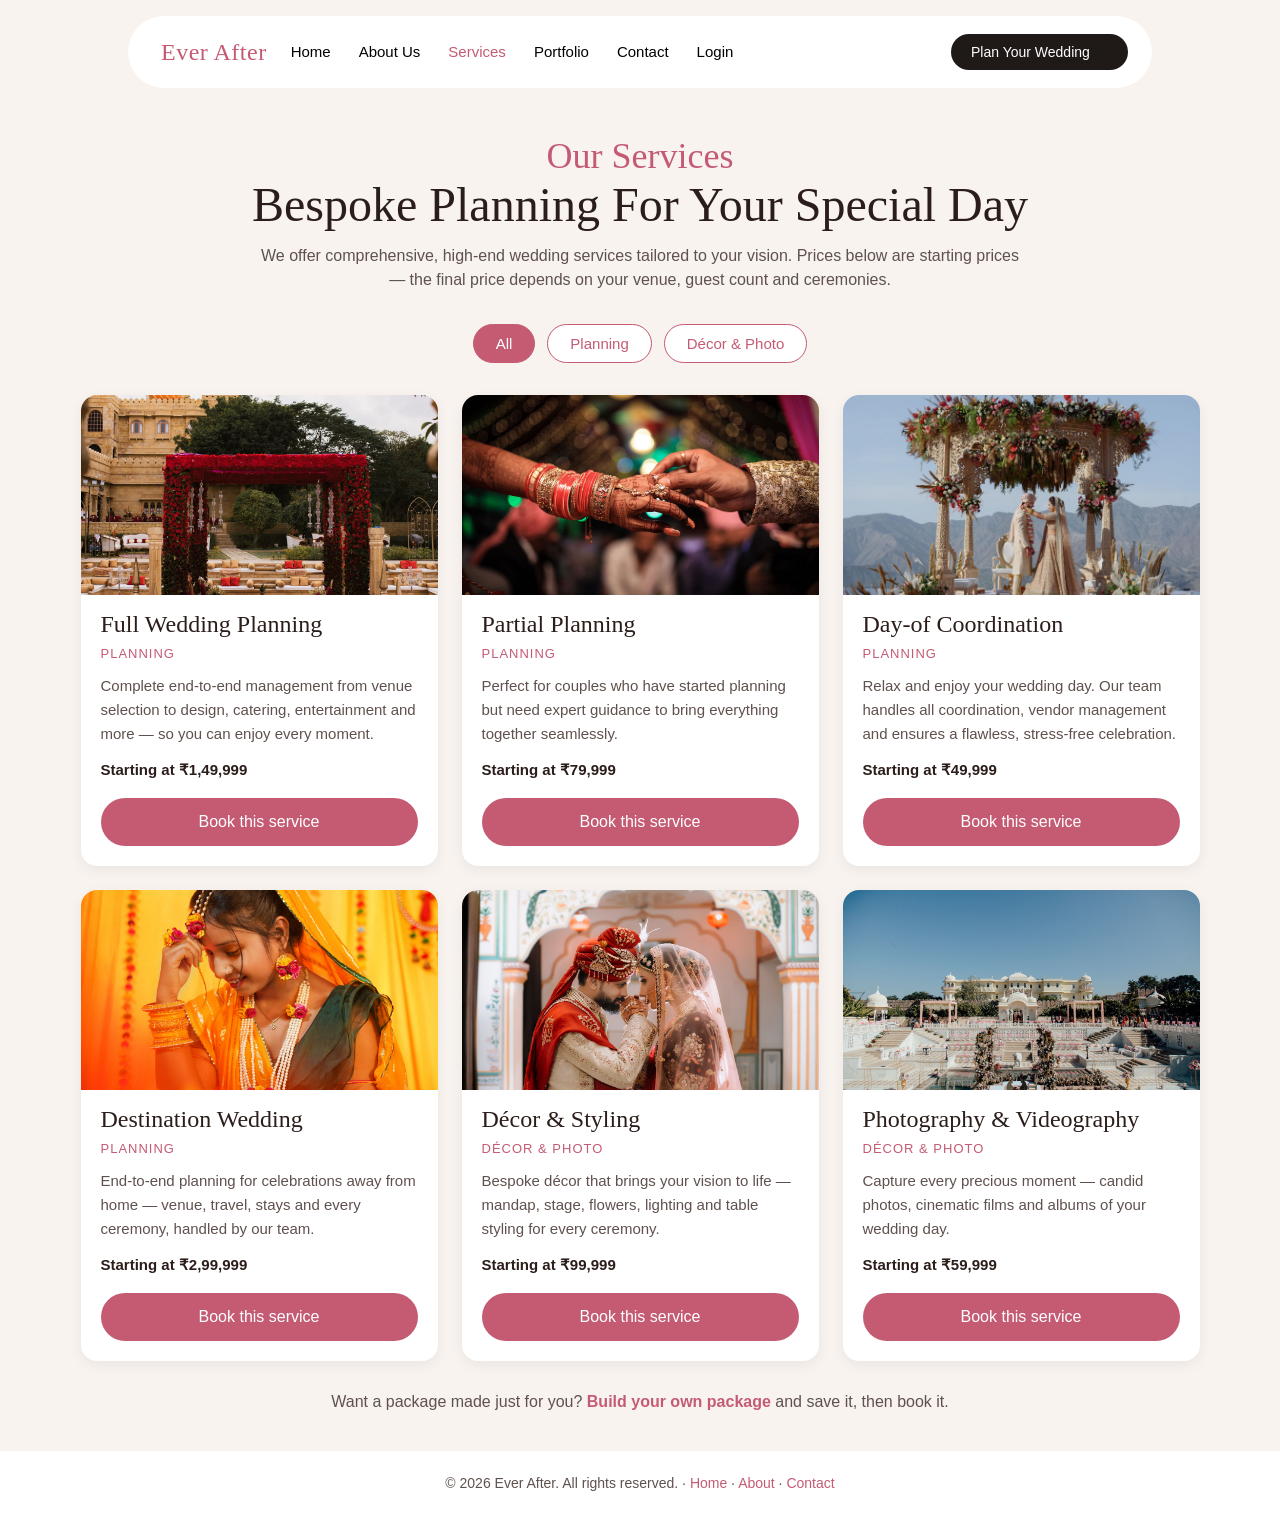
<file: services.html>
<!DOCTYPE html>
<html lang="en">
<head>
  <meta charset="UTF-8">
  <meta name="viewport" content="width=device-width, initial-scale=1.0">
  <title>Our Services | Ever After</title>
  <link rel="stylesheet" href="home.css">
  <link rel="stylesheet" href="services.css">
</head>
<body>

  <!-- Nav (same links as the home page) -->
  <div class="nav page-nav">
    <a class="brand" href="home.html">Ever After</a>
    <div class="nav-links">
      <a href="home.html">Home</a>
      <a href="about.html">About Us</a>
      <a class="active" href="services.html">Services</a>
      <a href="portfolio.html">Portfolio</a>
      <a href="contact.html">Contact</a>
      <a href="login.html" id="loginLink">Login</a>
      <span id="userArea" class="user-area" style="display:none"><a href="#" id="logoutLink">Logout</a></span>
    </div>
    <a class="nav-cta" href="booking.html">Plan Your Wedding</a>
  </div>

  <div class="services-page">
    <p class="kicker">Our Services</p>
    <h1 class="title">Bespoke Planning For Your Special Day</h1>
    <p class="lead">We offer comprehensive, high-end wedding services tailored to your vision. Prices below are starting prices — the final price depends on your venue, guest count and ceremonies.</p>

    <!-- Category filter buttons -->
    <div class="filters">
      <button type="button" class="filter-btn active" data-filter="All">All</button>
      <button type="button" class="filter-btn" data-filter="Planning">Planning</button>
      <button type="button" class="filter-btn" data-filter="Décor &amp; Photo">Décor &amp; Photo</button>
    </div>

    <!-- Service cards are added here by services.js -->
    <div id="serviceList" class="service-list"></div>
    <p id="serviceMessage">Loading services...</p>

    <p class="builder-note">Want a package made just for you? <a href="custom-service-builder.html">Build your own package</a> and save it, then book it.</p>
  </div>

  <footer class="page-footer">
    <p>&copy; 2026 Ever After. All rights reserved. &middot; <a href="home.html">Home</a> &middot; <a href="about.html">About</a> &middot; <a href="contact.html">Contact</a></p>
  </footer>

  <script src="storage.js"></script>
  <script src="services.js"></script>
  <script src="auth.js"></script>
</body>
</html>
</file>
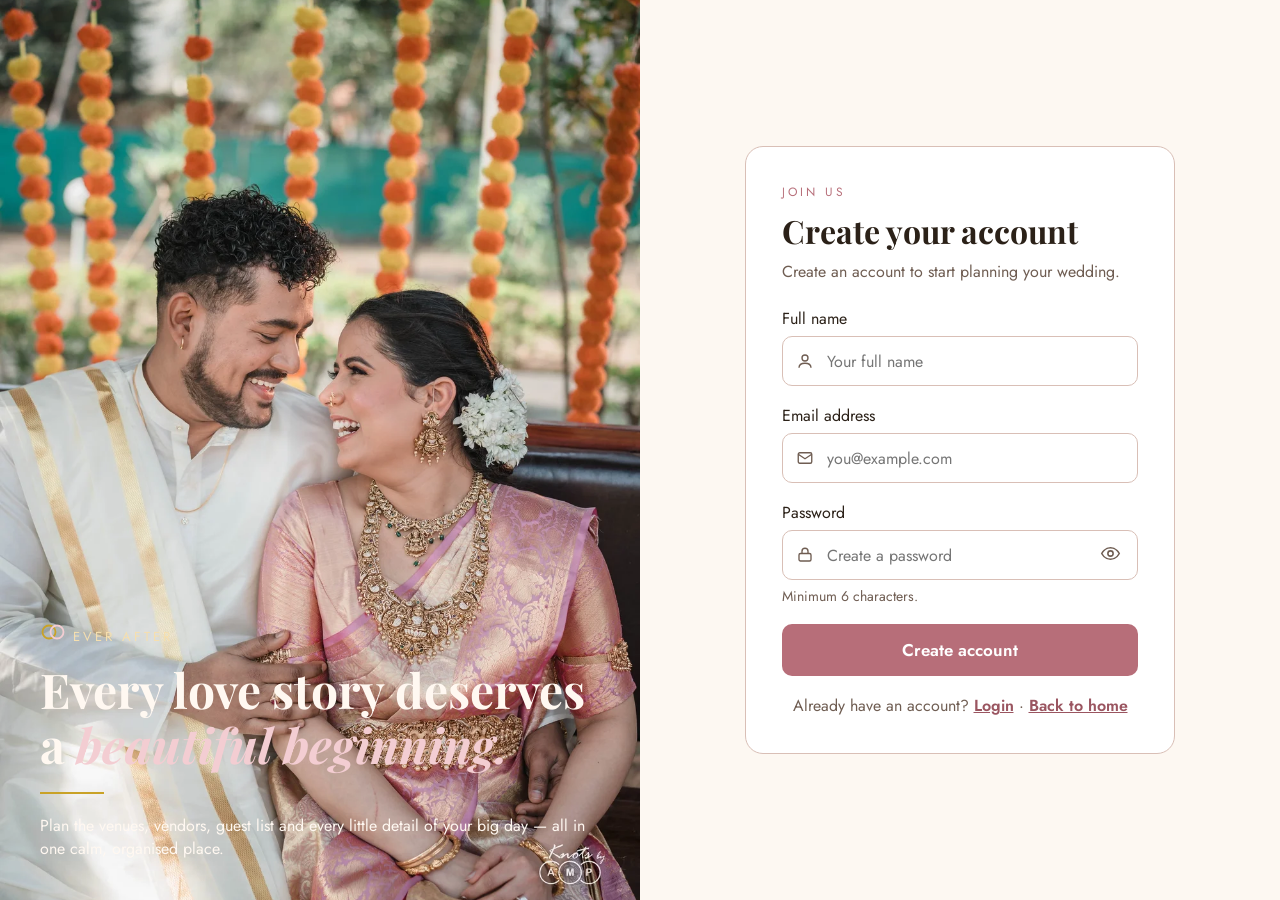
<file: signup.html>
<!DOCTYPE html>
<html lang="en">
<head>
  <meta charset="utf-8" />
  <meta name="viewport" content="width=device-width, initial-scale=1" />
  <title>Create Account - Ever After</title>
  <!-- Fonts: Playfair Display for headings, Jost for body text -->
  <link rel="preconnect" href="https://fonts.googleapis.com" />
  <link rel="preconnect" href="https://fonts.gstatic.com" crossorigin />
  <link href="https://fonts.googleapis.com/css2?family=Playfair+Display:ital,wght@0,500;0,600;0,700;1,500&family=Jost:wght@300;400;500;600&display=swap" rel="stylesheet" />
  <!-- Our stylesheet -->
  <link rel="stylesheet" href="signup.css" />
</head>
<body>
<main class="layout">

  <!-- Left: photo panel -->
  <section class="brand" aria-label="Ever After">
    <img class="bg" src="assets/wedding.jpg" alt="A bride and groom standing together under a white floral arch with candles" />
    <div class="brand-content">
      <div class="brand-mark">
        <!-- Interlocked rings mark -->
        <svg width="26" height="18" viewBox="0 0 26 18" fill="none" aria-hidden="true">
          <circle cx="9" cy="9" r="6.5" stroke="#c9a227" stroke-width="1.8"/>
          <circle cx="17" cy="9" r="6.5" stroke="#f3cdd2" stroke-width="1.8"/>
        </svg>
        Ever After
      </div>
      <h1>Every love story deserves a <em>beautiful beginning.</em></h1>
      <hr class="gold-rule" />
      <p>Plan the venues, vendors, guest list and every little detail of your big day — all in one calm, organised place.</p>
    </div>
  </section>

  <!-- Right: signup form -->
  <section class="form-side">
    <div class="card">
      <p class="eyebrow">Join us</p>
      <h2>Create your account</h2>
      <p class="intro">Create an account to start planning your wedding.</p>

      <!-- Message shown by JavaScript -->
      <div class="banner banner-success" id="formSuccess" role="status"></div>

      <!-- novalidate: validation is done in JavaScript below -->
      <form id="signupForm" novalidate>
        <!-- Full name field -->
        <div class="field">
          <label for="fullname">Full name</label>
          <div class="input-wrap">
            <svg class="lead" width="18" height="18" viewBox="0 0 24 24" fill="none" stroke="currentColor" stroke-width="1.8" aria-hidden="true"><circle cx="12" cy="8" r="4"/><path d="M4 21c0-4 3.6-6 8-6s8 2 8 6"/></svg>
            <input type="text" id="fullname" name="fullname" placeholder="Your full name" autocomplete="name" />
          </div>
          <p class="error-text" id="nameError"></p>
        </div>

        <!-- Email field -->
        <div class="field">
          <label for="email">Email address</label>
          <div class="input-wrap">
            <svg class="lead" width="18" height="18" viewBox="0 0 24 24" fill="none" stroke="currentColor" stroke-width="1.8" aria-hidden="true"><rect x="3" y="5" width="18" height="14" rx="2"/><path d="m3 7 9 6 9-6"/></svg>
            <input type="email" id="email" name="email" placeholder="you@example.com" autocomplete="email" />
          </div>
          <p class="error-text" id="emailError"></p>
        </div>

        <!-- Password field with show / hide toggle -->
        <div class="field">
          <label for="password">Password</label>
          <div class="input-wrap">
            <svg class="lead" width="18" height="18" viewBox="0 0 24 24" fill="none" stroke="currentColor" stroke-width="1.8" aria-hidden="true"><rect x="4" y="10" width="16" height="10" rx="2"/><path d="M8 10V7a4 4 0 0 1 8 0v3"/></svg>
            <input type="password" id="password" name="password" placeholder="Create a password" autocomplete="new-password" />
            <button type="button" class="toggle-password" id="togglePassword" aria-label="Show password" aria-pressed="false">
              <svg id="eyeOpen" width="21" height="21" viewBox="0 0 24 24" fill="none" stroke="currentColor" stroke-width="1.8" aria-hidden="true"><path d="M2 12s3.5-6.5 10-6.5S22 12 22 12s-3.5 6.5-10 6.5S2 12 2 12Z"/><circle cx="12" cy="12" r="3"/></svg>
              <svg id="eyeClosed" width="21" height="21" viewBox="0 0 24 24" fill="none" stroke="currentColor" stroke-width="1.8" style="display:none" aria-hidden="true"><path d="M4 4l16 16"/><path d="M9.9 5.9A9.4 9.4 0 0 1 12 5.5c6.5 0 10 6.5 10 6.5a17.6 17.6 0 0 1-3.2 3.5M6 8A16.9 16.9 0 0 0 2 12s3.5 6.5 10 6.5c1 0 1.9-.1 2.7-.4"/></svg>
            </button>
          </div>
          <p class="error-text" id="passwordError"></p>
          <p class="hint">Minimum 6 characters.</p>
        </div>

        <button type="submit" class="btn-signup" id="signupBtn">Create account</button>

        <!-- Small text link to the login page -->
        <p class="switch-line">Already have an account? <a href="login.html">Login</a> &middot; <a href="home.html">Back to home</a></p>
      </form>
    </div>
  </section>
</main>
<!-- Our JavaScript, loaded at the end of the page -->
  <script src="storage.js"></script>
<script src="signup.js"></script>
</body>
</html>
</file>
<file: home.css>
/* ---------- Basics ---------- */
@font-face {
  font-family: "Against";
  src: url("assets/against regular.ttf") format("truetype");
  font-weight: normal;
  font-style: normal;
  font-display: swap;
}

@font-face {
  font-family: "Svetze";
  src: url("assets/Svetze.otf") format("opentype");
  font-weight: normal;
  font-style: normal;
  font-display: swap;
}

* {
  box-sizing: border-box;
  margin: 0;
  padding: 0;
}

body {
  background: #f8f3ef;
  font-family: Roboto, Arial, sans-serif;
  font-size: 16px;
  color: #5f514d;
}

img {
  display: block;
}

/* soft pink shows behind photos while they load (icons stay transparent) */
.round-photo,
.why-photo img,
.indian-card img,
.faq-small img {
  background: #e8c7cb;
}

a {
  text-decoration: none;
}

ul {
  list-style: none;
}

h1, h2, h3, .serif {
  font-family: Georgia, serif;
  font-weight: normal;
}

/* ---------- Shared pieces ---------- */
.container {
  width: 100%;
  max-width: 1152px;
  padding: 0 16px;
  margin: 0 auto;
}

.kicker {
  font-family: Georgia, serif;
  font-size: 36px;
  line-height: 40px;
  color: #c45b73;
  text-align: center;
}

.title {
  margin-top: 5px;
  font-size: 48px;
  line-height: 48px;
  color: #2b1d1a;
  text-align: center;
}

.lead {
  margin: 15px auto 32px;
  line-height: 24px;
  text-align: center;
}

.btn {
  display: flex;
  align-items: center;
  justify-content: center;
  height: 48px;
  border-radius: 9999px;
  background: #c45b73;
  color: #fff;
  font-size: 16px;
}

.round-photo {
  border-radius: 16px;
  object-fit: cover;
}

/* ---------- Hero ---------- */
.hero {
  position: relative;
  height: 810px;
  overflow: hidden;
  background: #3a2a26;
}

.hero-bg {
  position: absolute;
  top: 0;
  left: 0;
  width: 100%;
  height: 810px;
  object-fit: cover;
}

.hero-shade {
  position: absolute;
  top: 0;
  left: 0;
  width: 100%;
  height: 810px;
  background: rgba(0, 0, 0, 0.22);
}

.hero-fade {
  position: absolute;
  left: 0;
  bottom: 0;
  width: 100%;
  height: 170px;
  background: linear-gradient(to bottom, rgba(255, 255, 255, 0), #ffffff);
}

.nav {
  position: relative;
  display: flex;
  align-items: center;
  width: calc(100% - 32px);
  max-width: 1024px;
  height: 72px;
  margin: 16px auto 0;
  padding: 0 24px 0 33px;
  border-radius: 9999px;
  background: #fff;
}

.nav-links {
  display: flex;
  gap: 28px;
  margin-left: 48px;
  font-size: 15px;
  line-height: 22px;
}

.nav-links a {
  color: #000;
}

.nav-links .active {
  color: #c45b73;
  font-weight: 500;
}

/* Text brand in the navbar (replaces the old logo image) */
.nav .brand {
  font-family: Georgia, serif;
  font-size: 24px;
  color: #c45b73;
  letter-spacing: 0.5px;
  white-space: nowrap;
}

/* Logged-in user area in the navbar */
.user-area {
  font-size: 15px;
  color: #2b1d1a;
  white-space: nowrap;
}
.user-area a {
  color: #c45b73;
}

.nav-cta {
  display: flex;
  align-items: center;
  justify-content: space-between;
  width: 177px;
  height: 36px;
  margin-left: auto;
  padding: 0 20px;
  border-radius: 9999px;
  background: #1f1a18;
  color: #fff;
  font-size: 14px;
}

.hero-text {
  position: relative;
  margin-top: 171px;
  text-align: center;
}

.hero-small {
  font-family: "Svetze", Georgia, serif;
  font-size: 48px;
  line-height: 48px;
  color: rgba(255, 255, 255, 0.9);
  text-shadow: 0 4px 4px rgba(0, 0, 0, 0.25);
}

.hero-big {
  margin-top: 12px;
  font-family: "Svetze", Georgia, serif;
  font-size: 60px;
  line-height: 60px;
  color: #fff;
  text-shadow: 0 4px 4px rgba(0, 0, 0, 0.25);
}

.hero-desc {
  width: 100%;
  max-width: 768px;
  padding: 0 16px;
  margin: 19px auto 0;
  font-size: 20px;
  line-height: 28px;
  color: rgba(255, 255, 255, 0.9);
}

.hero-buttons {
  position: relative;
  display: flex;
  justify-content: center;
  gap: 16px;
  margin-top: 72px;
}

.hero-buttons .btn {
  box-shadow: 0 4px 6px rgba(0, 0, 0, 0.1);
}

.btn-start {
  width: 157px;
}

.btn-watch {
  width: 162px;
  gap: 6px;
  background: #fff;
  color: #c45b73;
}

/* ---------- About ---------- */
.about {
  background: #fff;
}

.about-inner {
  position: relative;
  width: 100%;
  max-width: 1440px;
  height: 492px;
  margin: 0 auto;
}

.about-photo {
  position: absolute;
  width: 268px;
  height: 184.25px;
}

.about-center {
  width: 552px;
  margin: 0 auto;
  text-align: center;
}

.about-badge {
  display: flex;
  align-items: center;
  justify-content: center;
  width: 40px;
  height: 40px;
  margin: 0 auto;
  border-radius: 50%;
  background: #c45b73;
  box-shadow: 0 4px 6px rgba(0, 0, 0, 0.1);
}

.about-center .kicker {
  margin-top: 15px;
}

.about-center .title {
  margin-top: 15px;
}

.about-text {
  margin: 14px -60px 0;
  font-family: "Instrument Serif", Georgia, serif;
  font-style: italic;
  font-size: 16px;
  line-height: 26px;
}

.about-buttons {
  display: flex;
  justify-content: center;
  gap: 16px;
  margin-top: 46px;
}

.about-buttons .btn {
  width: 154px;
}

.btn-outline {
  width: 129px;
  height: 50px;
  border: 1px solid #c45b73;
  border-radius: 9999px;
  background: #fff;
  color: #c45b73;
}

/* ---------- Photo strip ---------- */
.strip {
  padding: 32px 0;
  background: #fbf7f4;
}

.strip-row {
  display: flex;
  flex-wrap: wrap;
  justify-content: center;
  gap: 16px;
  width: 100%;
  max-width: 1120px;
  padding: 0 16px;
  margin: 0 auto;
}

.strip-row img {
  width: 173.33px;
  height: 126px;
}

/* ---------- Services ---------- */
.services {
  padding: 40px 0;
  background: #fbf7f4;
}

.services .lead {
  width: 100%;
  max-width: 768px;
}

.cards {
  display: flex;
  flex-wrap: wrap;
  justify-content: center;
  gap: 24px;
  margin: 0 16px;
}

.card {
  flex: 1 1 300px;
  max-width: 357.33px;
  height: auto;
  text-align: center;
}

.card img {
  width: 100%;
  height: 204.19px;
}

.card h3 {
  margin-top: 16px;
  font-size: 24px;
  line-height: 32px;
  color: #2b1d1a;
}

.card p {
  margin-top: 8px;
  font-size: 15px;
  line-height: 24px;
}

.services .btn {
  width: 175px;
  margin: 24px auto 0;
}


/* ---------- Small screens: stack, don't scroll sideways ---------- */
@media (max-width: 900px) {
  .hero { height: auto; padding-bottom: 48px; }
  .hero-bg, .hero-shade { height: 100%; }
  .hero-text { margin-top: 80px; }
  .hero-small { font-size: 32px; line-height: 36px; }
  .hero-big { font-size: 40px; line-height: 44px; padding: 0 16px; }
  .hero-buttons { flex-wrap: wrap; margin-top: 40px; }
  .nav { flex-wrap: wrap; height: auto; padding: 12px 16px; gap: 10px; }
  .nav-links { margin-left: 0; gap: 16px; flex-wrap: wrap; }
  .nav-cta { margin-left: 0; }
  .about-inner { height: auto; padding: 32px 16px; }
  .about-photo { display: none; }
  .about-center { width: 100%; }
  .about-text { margin: 14px 0 0; }
  .about-buttons { flex-wrap: wrap; margin-top: 24px; }
  .title { font-size: 34px; line-height: 38px; }
  .kicker { font-size: 28px; line-height: 32px; }
  .strip-row img { width: 45%; height: auto; }
}
</file>
<file: about.css>
/* About page - same Ever After theme as home.css (cream and rose) */

.page-nav {
  margin-top: 16px;
}

.page-nav .nav-links {
  margin-left: 24px;
}

.about-page {
  max-width: 900px;
  margin: 0 auto;
  padding: 48px 16px 40px;
}

.about-page .kicker,
.about-page .title {
  text-align: center;
}

.about-page .lead {
  max-width: 768px;
  margin: 15px auto 32px;
  text-align: center;
}

.about-page h2 {
  margin: 32px 0 12px;
  font-size: 30px;
  color: #2b1d1a;
}

.about-page p {
  line-height: 26px;
  margin-bottom: 12px;
}

/* Values list */
.values {
  list-style: disc;
  padding-left: 24px;
  line-height: 28px;
}

/* Team cards - plain text, no photos */
.team {
  display: flex;
  flex-wrap: wrap;
  gap: 24px;
  margin-top: 16px;
}

.team-card {
  flex: 1 1 240px;
  background: #fff;
  border: 1px solid #ead9d2;
  border-radius: 16px;
  padding: 24px;
  text-align: center;
}

.team-card h3 {
  font-size: 22px;
  color: #2b1d1a;
}

.team-card .role {
  color: #c45b73;
  font-weight: bold;
  margin: 6px 0 10px;
}

.team-card p {
  font-size: 15px;
}

.about-btn {
  width: 200px;
  margin: 36px auto 0;
}

/* Simple footer */
.page-footer {
  text-align: center;
  padding: 24px 16px;
  font-size: 14px;
  color: #5f514d;
  background: #fff;
}

.page-footer a {
  color: #c45b73;
}

@media (max-width: 900px) {
  .page-nav {
    flex-wrap: wrap;
    height: auto;
    padding: 12px 16px;
    gap: 10px;
  }
  .page-nav .nav-links {
    margin-left: 0;
    gap: 16px;
    flex-wrap: wrap;
  }
  .title {
    font-size: 34px;
    line-height: 38px;
  }
}
</file>
<file: booking.css>
/* Booking page - same Ever After theme as home.css (cream and rose) */

.page-nav {
  margin-top: 16px;
}

.page-nav .nav-links {
  margin-left: 24px;
}

.booking-page {
  max-width: 900px;
  margin: 0 auto;
  padding: 48px 16px 40px;
}

.booking-page .kicker,
.booking-page .title {
  text-align: center;
}

.booking-page .lead {
  max-width: 768px;
  margin: 15px auto 32px;
  text-align: center;
}

/* Saved package box (from the service builder) */
.package-box {
  background: #fbf1ec;
  border: 1px solid #ead9d2;
  border-radius: 12px;
  padding: 20px;
  margin-bottom: 24px;
}

.package-box h2 {
  font-size: 20px;
  color: #2b1d1a;
  margin-bottom: 8px;
}

.package-box .small {
  font-size: 14px;
  color: #5f514d;
  margin-top: 8px;
}

.package-box a {
  color: #c45b73;
  font-weight: bold;
}

/* Form box */
.form-box {
  background: #fff;
  border: 1px solid #ead9d2;
  border-radius: 16px;
  padding: 32px;
}

.form-box label {
  display: block;
  font-size: 14px;
  font-weight: bold;
  margin-bottom: 6px;
}

.form-box input,
.form-box select,
.form-box textarea {
  width: 100%;
  padding: 12px;
  margin-bottom: 18px;
  border: 1px solid #d9bfb6;
  border-radius: 8px;
  font: inherit;
  font-size: 15px;
}

.form-box .btn {
  width: 100%;
  border: none;
  cursor: pointer;
  font: inherit;
}

.form-error {
  color: #b4232a;
  margin-bottom: 12px;
}

.form-success {
  color: #2e6b3e;
  margin-bottom: 12px;
}

/* Pay Now button (secondary style, above Submit Booking) */
.form-box .btn-pay {
  background: #fff;
  color: #c45b73;
  border: 1.5px solid #c45b73;
  margin-bottom: 12px;
}

.form-box .btn-pay:hover {
  background: #fbf1ec;
}

.form-box .btn-pay:disabled {
  background: #edf6ee;
  color: #2e6b3e;
  border-color: #2e6b3e;
  cursor: default;
}

.pay-status {
  color: #2e6b3e;
  text-align: center;
  margin: 0 0 12px;
}

/* Demo QR payment popup */
.qr-modal {
  position: fixed;
  top: 0;
  left: 0;
  width: 100%;
  height: 100%;
  background: rgba(43, 29, 26, 0.6);
  display: flex;
  align-items: center;
  justify-content: center;
  padding: 16px;
  z-index: 100;
}

.qr-card {
  background: #fff;
  border-radius: 16px;
  padding: 28px;
  max-width: 340px;
  width: 100%;
  text-align: center;
}

.qr-card h2 {
  font-size: 24px;
  color: #2b1d1a;
  margin-bottom: 8px;
}

.qr-amount {
  color: #5f514d;
  margin-bottom: 16px;
}

.qr-image {
  width: 220px;
  height: 220px;
  margin-bottom: 16px;
}

.qr-note {
  font-size: 14px;
  color: #5f514d;
  margin-bottom: 20px;
}

.qr-card .btn {
  width: 100%;
  border: none;
  cursor: pointer;
  font: inherit;
  margin-bottom: 10px;
}

.qr-card .btn-close {
  background: #fff;
  color: #c45b73;
  border: 1.5px solid #c45b73;
  margin-bottom: 0;
}

/* Booking details box */
.details-box {
  margin-top: 24px;
  background: #edf6ee;
  border-radius: 12px;
  padding: 20px;
}

.details-box h2 {
  font-size: 20px;
  color: #2b1d1a;
  margin-bottom: 8px;
}

/* My bookings list */
.my-bookings {
  margin-top: 32px;
}

.my-bookings h2 {
  font-size: 24px;
  color: #2b1d1a;
  margin-bottom: 8px;
}

.my-bookings ul {
  padding-left: 20px;
  list-style: disc;
  line-height: 28px;
}

/* Simple footer */
.page-footer {
  text-align: center;
  padding: 24px 16px;
  font-size: 14px;
  color: #5f514d;
  background: #fff;
}

.page-footer a {
  color: #c45b73;
}

@media (max-width: 900px) {
  .page-nav {
    flex-wrap: wrap;
    height: auto;
    padding: 12px 16px;
    gap: 10px;
  }
  .page-nav .nav-links {
    margin-left: 0;
    gap: 16px;
    flex-wrap: wrap;
  }
  .title {
    font-size: 34px;
    line-height: 38px;
  }
  .form-box {
    padding: 20px;
  }
}
</file>
<file: contact.css>
* {
  margin: 0;
  padding: 0;
  box-sizing: border-box;
}

body {
  font-family: 'Poppins', sans-serif; 
  color: #2c2420;                     
  background-color: #fdfaf6;          
  line-height: 1.6;
}

h1, h2, h3, .logo {
  font-family: 'Playfair Display', serif;
}

a {
  text-decoration: none;
  color: inherit;
}


.navbar {
  display: flex;               
  justify-content: space-between; 
  align-items: center;
  padding: 20px 60px;
  background-color: #fdfaf6;
  border-bottom: 1px solid #e7dcd7;
}

.logo {
  font-size: 22px;
  font-weight: 600;
  display: flex;
  align-items: center;
  gap: 8px;
}

.logo-icon {
  color: #a5335a;   
  font-size: 20px;
}

.nav-links {
  display: flex;
  list-style: none;
  gap: 35px;
}

.nav-links a {
  font-size: 15px;
  color: #2c2420;
}

.nav-links a:hover,
.nav-links a.active {
  color: #a5335a;  
}

.user-area {
  font-size: 15px;
  color: #2c2420;
  white-space: nowrap;
}
.user-area a {
  color: #a5335a;
}

.btn-dark {
  background-color: #2c2420;
  color: #fff;
  padding: 10px 22px;
  border-radius: 25px;
  font-size: 14px;
}


.page-heading {
  text-align: center;
  padding: 70px 20px;
  background-color: #f6e6ea; 
}

.page-heading h1 {
  font-size: 36px;
  margin-bottom: 12px;
}

.page-heading p {
  color: #6e6259;
  font-size: 15px;
}


.contact-section {
  max-width: 1000px;
  margin: 0 auto;         
  padding: 60px 20px;
  display: flex;         
  gap: 50px;
  flex-wrap: wrap;       
}

.contact-info,
.contact-form-box {
  flex: 1;                
  min-width: 280px;
}

.contact-info h2 {
  font-size: 26px;
  margin-bottom: 15px;
}

.contact-info p {
  color: #6e6259;
  margin-bottom: 20px;
}

.info-item {
  margin-bottom: 18px;
}

.info-item strong {
  display: block;
  margin-bottom: 4px;
  color: #a5335a;
}



.contact-form-box {
  background-color: #ffffff;
  border: 1px solid #e7dcd7;
  border-radius: 12px;
  padding: 35px;
}

.contact-form-box h3 {
  font-size: 20px;
  margin-bottom: 20px;
}

.contact-form-box label {
  display: block;
  font-size: 14px;
  font-weight: 500;
  margin-bottom: 6px;
}

.contact-form-box input,
.contact-form-box textarea {
  width: 100%;
  padding: 12px;
  margin-bottom: 18px;
  border: 1px solid #e7dcd7;
  border-radius: 8px;
  font-family: 'Poppins', sans-serif;
  font-size: 14px;
}

.contact-form-box button {
  width: 100%;
  padding: 14px;
  background-color: #a5335a;  
  color: #fff;
  border: none;
  border-radius: 25px;
  font-size: 15px;
  cursor: pointer;
}

.contact-form-box button:hover {
  background-color: #7e2545;  
}


footer {
  text-align: center;
  padding: 20px;
  font-size: 13px;
  color: #6e6259;
}



@media (max-width: 768px) {
  .navbar {
    flex-direction: column;
    gap: 15px;
  }
  .nav-links {
    gap: 20px;
  }
}

/* Message shown by JavaScript after sending */
#formMessage { margin-bottom: 15px; font-size: 14px; }
#formMessage.error { color: #b4232a; }
#formMessage.success { color: #2e6b3e; }

/* List of messages saved in localStorage */
#savedMessages { margin-top: 25px; border-top: 1px solid #e7dcd7; padding-top: 20px; }
#savedMessages h4 { font-size: 16px; margin-bottom: 8px; }
#savedMessages ul { padding-left: 20px; list-style: disc; }
#savedMessages li { font-size: 14px; color: #6e6259; margin-bottom: 6px; }
</file>
<file: custom-service-builder.css>
@font-face {
  font-family: "Svetze";
  src: url("assets/Svetze.otf") format("opentype");
  font-weight: normal;
  font-style: normal;
  font-display: swap;
}

/* ---------- Basics ---------- */
* {
  box-sizing: border-box;
  margin: 0;
  padding: 0;
}

body {
  background: #f8f3ef;
  font-family: Roboto, Arial, sans-serif;
  font-size: 16px;
  color: #5f514d;
}

img {
  display: block;
}

a {
  text-decoration: none;
}

h1, h2, h3 {
  font-family: Georgia, serif;
  font-weight: normal;
  color: #2b1d1a;
}

.btn {
  display: inline-flex;
  align-items: center;
  justify-content: center;
  gap: 8px;
  height: 48px;
  padding: 0 24px;
  border: none;
  border-radius: 9999px;
  background: #c45b73;
  color: #fff;
  font-family: Roboto, Arial, sans-serif;
  font-size: 15px;
  cursor: pointer;
}

/* ---------- Nav ---------- */
.nav-wrap {
  background: #fffaf8;
  padding: 16px 0;
}

.nav {
  display: flex;
  align-items: center;
  width: calc(100% - 32px);
  max-width: 1024px;
  height: 72px;
  margin: 0 auto;
  padding: 0 24px 0 33px;
  border-radius: 9999px;
  background: #fff;
  box-shadow: 0 4px 14px rgba(0, 0, 0, 0.06);
}

.nav-links {
  display: flex;
  gap: 28px;
  margin-left: 40px;
  font-size: 15px;
}

.nav-links a {
  color: #000;
}

.nav-links .active {
  color: #c45b73;
  font-weight: 500;
}

/* Text brand in the navbar (replaces the old logo image) */
.nav .brand {
  font-family: Georgia, serif;
  font-size: 24px;
  color: #c45b73;
  letter-spacing: 0.5px;
  white-space: nowrap;
}

/* Logged-in user area in the navbar */
.user-area {
  font-size: 15px;
  color: #2b1d1a;
  white-space: nowrap;
}
.user-area a {
  color: #c45b73;
}

.nav-cta {
  display: flex;
  align-items: center;
  justify-content: space-between;
  width: 177px;
  height: 36px;
  margin-left: auto;
  padding: 0 20px;
  border-radius: 9999px;
  background: #1f1a18;
  color: #fff;
  font-size: 14px;
}

/* ---------- Hero ---------- */
.hero {
  position: relative;
  height: 360px;
  overflow: hidden;
  background: #3a2a26;
}

.hero-bg {
  position: absolute;
  inset: 0;
  width: 100%;
  height: 100%;
  object-fit: cover;
}

.hero-shade {
  position: absolute;
  inset: 0;
  background: linear-gradient(180deg, rgba(20, 10, 10, 0.45), rgba(20, 10, 10, 0.55));
}

.hero-content {
  position: relative;
  width: 100%;
  max-width: 1152px;
  margin: 0 auto;
  padding: 84px 16px 0;
}

.eyebrow {
  font-size: 13px;
  letter-spacing: 0.06em;
  color: rgba(255, 255, 255, 0.85);
}

.hero h1 {
  margin-top: 8px;
  font-size: 44px;
  line-height: 1.1;
  font-family: "Svetze", Georgia, serif;
  color: #fff;
}

.hero-sub {
  max-width: 460px;
  margin-top: 14px;
  font-size: 15px;
  line-height: 24px;
  color: rgba(255, 255, 255, 0.85);
}

.hero-divider {
  display: flex;
  align-items: center;
  gap: 10px;
  margin-top: 24px;
}

.hero-divider .dash {
  width: 64px;
  height: 1px;
  background: rgba(255, 255, 255, 0.6);
}

/* ---------- Builder layout ---------- */
.builder-layout {
  display: grid;
  grid-template-columns: 1fr 320px;
  gap: 48px;
  width: 100%;
  max-width: 1152px;
  margin: 0 auto;
  padding: 56px 16px;
  align-items: start;
}

.builder-main {
  display: flex;
  flex-direction: column;
  gap: 56px;
}

/* ---------- Step sections ---------- */
.step {
  display: flex;
  gap: 24px;
}

.step-number {
  flex: none;
  display: flex;
  align-items: center;
  justify-content: center;
  width: 44px;
  height: 44px;
  border-radius: 50%;
  background: #f9dae1;
  color: #63575c;
  font-size: 14px;
  font-family: Georgia, serif;
}

.step-body {
  flex: 1;
  min-width: 0;
}

.step-kicker {
  font-size: 12px;
  font-weight: 700;
  letter-spacing: 0.04em;
  color: #f38cae;
}

.step-body h2 {
  margin-top: 6px;
  font-size: 26px;
}

.step-sub {
  margin-top: 6px;
  font-size: 14px;
  color: #8a8181;
}

/* ---------- Cards ---------- */
.cards {
  display: grid;
  gap: 16px;
  margin-top: 24px;
}

.cards-4 { grid-template-columns: repeat(4, 1fr); }
.cards-5 { grid-template-columns: repeat(5, 1fr); }
.cards-3 { grid-template-columns: repeat(3, 1fr); }

.option-card {
  display: flex;
  flex-direction: column;
  align-items: flex-start;
  padding: 8px 8px 14px;
  border: 1px solid transparent;
  border-radius: 10px;
  background: #f9f6f4;
  font-family: Roboto, Arial, sans-serif;
  text-align: left;
  cursor: pointer;
}

.option-card.selected {
  border-color: #c45b73;
  background: #fbe7ec;
}

.card-media {
  position: relative;
  display: block;
  width: 100%;
  aspect-ratio: 4 / 3;
  margin-bottom: 10px;
  border-radius: 8px;
  overflow: hidden;
  background: #e8c7cb;
}

.card-media img {
  width: 100%;
  height: 100%;
  object-fit: cover;
}

.badge {
  position: absolute;
  top: 8px;
  right: 8px;
  width: 22px;
  height: 22px;
  border-radius: 50%;
  background: #fff;
  box-shadow: 0 2px 6px rgba(0, 0, 0, 0.15);
}

.option-card.selected .badge {
  background: #c45b73;
}

.option-card.selected .badge::after {
  content: "";
  position: absolute;
  top: 6px;
  left: 5px;
  width: 10px;
  height: 6px;
  border-left: 2px solid #fff;
  border-bottom: 2px solid #fff;
  transform: rotate(-45deg);
}

.card-title {
  padding: 0 6px;
  font-family: Georgia, serif;
  font-size: 15px;
  color: #2b1d1a;
}

.option-card.selected .card-title {
  color: #c45b73;
}

.card-desc {
  margin-top: 4px;
  padding: 0 6px;
  font-size: 12.5px;
  line-height: 18px;
  color: #8a8181;
}

/* ---------- Sidebar ---------- */
.sidebar {
  position: sticky;
  top: 24px;
}

.sidebar-card {
  padding: 24px 20px;
  border: 1px solid #e0d4d0;
  border-radius: 14px;
  background: #fbe8ec;
  text-align: center;
}

.sidebar-flower {
  display: flex;
  align-items: center;
  justify-content: center;
  width: 40px;
  height: 40px;
  margin: 0 auto 12px;
  border-radius: 50%;
  background: #c45b73;
}

.sidebar-card h3 {
  font-size: 20px;
}

.sidebar-sub {
  margin-top: 2px;
  font-size: 11px;
  color: #f38cae;
}

.package-list {
  list-style: none;
  margin-top: 20px;
  text-align: left;
}

.package-list li {
  display: flex;
  align-items: center;
  gap: 10px;
  padding: 10px 4px;
  border-bottom: 1px solid #f2d9df;
}

.package-list li:first-child {
  border-top: 1px solid #f2d9df;
}

.li-icon {
  display: flex;
  align-items: center;
  justify-content: center;
  flex: none;
  width: 28px;
  height: 28px;
  border-radius: 50%;
  background: #fff;
}

.li-text {
  display: flex;
  flex-direction: column;
  font-size: 13px;
}

.li-text strong {
  font-weight: 500;
  color: #4a3f3c;
}

.li-value {
  font-size: 11px;
  color: #b7abaf;
}

.btn-request {
  width: 100%;
  margin-top: 20px;
}

.sidebar-note {
  margin-top: 10px;
  font-size: 11px;
  line-height: 16px;
  color: #b39aa2;
}

/* ---------- CTA banner ---------- */
.cta-banner {
  position: relative;
  display: flex;
  align-items: center;
  overflow: hidden;
  min-height: 220px;
  margin: 0 auto 56px;
  padding: 0 64px;
  width: 1152px;
  border-radius: 20px;
  background: #f7dde3;
}

.cta-branch {
  position: absolute;
  left: 0;
  bottom: 0;
}

.cta-text {
  position: relative;
  max-width: 460px;
  padding: 48px 0;
}

.cta-quote {
  display: block;
  font-family: Georgia, serif;
  font-size: 40px;
  color: #e07a95;
}

.cta-text h2 {
  margin-top: 4px;
  font-size: 30px;
  color: #c45b73;
}

.cta-text p {
  margin-top: 10px;
  font-size: 14px;
  line-height: 22px;
}

.cta-text .btn {
  margin-top: 20px;
}

.cta-photo {
  position: relative;
  margin-left: auto;
  width: 320px;
  height: 220px;
  object-fit: cover;
  border-radius: 20px 20px 0 0;
}

/* Message shown after the package is saved */
#packageMessage { margin-top: 12px; font-size: 14px; color: #2e6b3e; }
#packageLink { display: inline-block; margin-top: 8px; color: #c45b73; font-weight: 500; }

/* Small screens: stack the sidebar under the builder */
@media (max-width: 900px) {
  .nav { flex-wrap: wrap; height: auto; padding: 12px 16px; gap: 10px; }
  .nav-links { margin-left: 0; gap: 16px; flex-wrap: wrap; }
  .builder-layout { grid-template-columns: 1fr; gap: 24px; }
  .hero { height: auto; padding-bottom: 40px; }
  .hero h1 { font-size: 32px; }
}
</file>
<file: login.css>
/* Login page - ivory, dusty rose and gold */

:root {
  --bg: #fdf8f2;       /* ivory */
  --rose: #b76e79;     /* dusty rose */
  --rose-dark: #9a5560;
  --gold: #c9a227;    /* gold */
  --ink: #2b2118;     /* dark text */
  --ink-soft: #6f5d52;
  --border: #d9bfb6;
}

* {
  box-sizing: border-box;
}

body {
  margin: 0;
  font-family: "Jost", sans-serif;
  background: var(--bg);
  color: var(--ink);
}

h1,
h2 {
  font-family: "Playfair Display", Georgia, serif;
  margin: 0;
}

/* Two halves: photo on the left, form on the right */

.layout {
  display: grid;
  grid-template-columns: 1fr 1fr;
  min-height: 100vh;
}

/* Left photo panel */

.brand {
  position: relative;
  display: flex;
  align-items: flex-end;
  overflow: hidden;
}

.brand img.bg {
  position: absolute;
  width: 100%;
  height: 100%;
  object-fit: cover;
}

.brand-content {
  position: relative;
  padding: 40px;
  color: #fff8f1;
}

.brand-mark {
  letter-spacing: 3px;
  text-transform: uppercase;
  font-size: 13px;
  color: #f6dfae;
  margin-bottom: 16px;
}

.brand h1 {
  font-size: 48px;
  line-height: 1.15;
}

.brand h1 em {
  font-style: italic;
  color: #f3cdd2;
}

.gold-rule {
  width: 64px;
  height: 2px;
  background: var(--gold);
  border: 0;
  margin: 20px 0;
}

.brand p {
  margin: 0;
}

/* Right form panel */

.form-side {
  display: flex;
  align-items: center;
  justify-content: center;
  padding: 40px 20px;
}

.card {
  width: 100%;
  max-width: 430px;
  background: #fff;
  border: 1px solid var(--border);
  border-radius: 18px;
  padding: 36px;
}

.eyebrow {
  color: var(--rose);
  letter-spacing: 3px;
  text-transform: uppercase;
  font-size: 12px;
  margin: 0 0 8px;
}

.card h2 {
  font-size: 32px;
  margin-bottom: 8px;
}

.intro {
  color: var(--ink-soft);
  margin: 0 0 24px;
}

/* Fields */

.field {
  margin-bottom: 18px;
}

.field label {
  display: block;
  margin-bottom: 6px;
}

.input-wrap {
  position: relative;
}

.input-wrap svg.lead {
  position: absolute;
  left: 14px;
  top: 16px;
  color: var(--ink-soft);
}

input {
  width: 100%;
  height: 50px;
  padding: 10px 48px 10px 44px;
  font: inherit;
  border: 1.5px solid var(--border);
  border-radius: 10px;
}

input:focus {
  outline: none;
  border-color: var(--rose);
}

.toggle-password {
  position: absolute;
  right: 6px;
  top: 3px;
  width: 44px;
  height: 44px;
  border: 0;
  background: none;
  cursor: pointer;
  color: var(--ink-soft);
}

.error-text {
  display: none;
  color: #b4232a;
  font-size: 14px;
  margin: 6px 0 0;
}

.error-text.show {
  display: block;
}

.hint {
  color: var(--ink-soft);
  font-size: 14px;
  margin: 6px 0 0;
}

/* Forgot password + button */

.row-between {
  display: flex;
  justify-content: flex-end;
  margin-bottom: 20px;
}

.forgot {
  color: var(--rose-dark);
  text-decoration: none;
}

.btn-login {
  width: 100%;
  height: 52px;
  border: 0;
  border-radius: 10px;
  background: var(--rose);
  color: #fff;
  font: inherit;
  font-size: 17px;
  font-weight: 600;
  cursor: pointer;
}

.btn-login:hover {
  background: var(--rose-dark);
}

/* Messages shown by JS */

.banner {
  display: none;
  padding: 12px;
  border-radius: 10px;
  margin-bottom: 18px;
}

.banner.show {
  display: block;
}

.banner-success {
  background: #edf6ee;
  color: #2e6b3e;
}

.banner-error {
  background: #fdf0f0;
  color: #b4232a;
}

.banner-info {
  background: #fbf1ec;
  color: var(--ink);
}

/* Mobile: stack the photo above the form */

@media (max-width: 860px) {
  .layout {
    grid-template-columns: 1fr;
  }

  .brand {
    min-height: 380px;
  }

  .brand h1 {
    font-size: 32px;
  }

  .card {
    margin-top: -30px;
    position: relative;
  }
}

/* Link under the button (signup / back to home) */

.switch-line {
  text-align: center;
  color: var(--ink-soft);
  margin: 18px 0 0;
}

.switch-line a {
  color: var(--rose-dark);
  font-weight: 600;
}
</file>
<file: services.css>
/* Services page - same Ever After theme as home.css (cream and rose) */

.page-nav {
  margin-top: 16px;
}

.page-nav .nav-links {
  margin-left: 24px;
}

.services-page {
  max-width: 1152px;
  margin: 0 auto;
  padding: 48px 16px 40px;
  text-align: center;
}

.services-page .lead {
  max-width: 768px;
  margin: 15px auto 32px;
}

/* Filter buttons */
.filters {
  display: flex;
  justify-content: center;
  gap: 12px;
  flex-wrap: wrap;
  margin-bottom: 32px;
}

.filter-btn {
  padding: 10px 22px;
  border: 1px solid #c45b73;
  border-radius: 9999px;
  background: #fff;
  color: #c45b73;
  font: inherit;
  font-size: 15px;
  cursor: pointer;
}

.filter-btn.active {
  background: #c45b73;
  color: #fff;
}

/* Service cards (built by services.js) */
.service-list {
  display: flex;
  flex-wrap: wrap;
  justify-content: center;
  gap: 24px;
  text-align: left;
}

.service-card {
  flex: 1 1 300px;
  max-width: 357px;
  background: #fff;
  border-radius: 16px;
  overflow: hidden;
  box-shadow: 0 4px 14px rgba(0, 0, 0, 0.06);
}

.service-card img {
  width: 100%;
  height: 200px;
  object-fit: cover;
  background: #e8c7cb; /* soft pink while the photo is missing */
}

.service-card h3 {
  margin: 16px 20px 0;
  font-size: 24px;
  color: #2b1d1a;
}

.service-card .category {
  margin: 4px 20px 0;
  font-size: 13px;
  color: #c45b73;
  text-transform: uppercase;
  letter-spacing: 1px;
}

.service-card p {
  margin: 8px 20px 0;
  font-size: 15px;
  line-height: 24px;
}

.service-card .price {
  margin: 12px 20px 0;
  font-weight: bold;
  color: #2b1d1a;
}

.service-card .btn {
  display: flex;
  width: calc(100% - 40px);
  margin: 16px 20px 20px;
}

.builder-note {
  margin-top: 32px;
}

.builder-note a {
  color: #c45b73;
  font-weight: bold;
}

#serviceMessage {
  margin-top: 16px;
  color: #5f514d;
}

/* Simple footer */
.page-footer {
  text-align: center;
  padding: 24px 16px;
  font-size: 14px;
  color: #5f514d;
  background: #fff;
}

.page-footer a {
  color: #c45b73;
}

@media (max-width: 900px) {
  .page-nav {
    flex-wrap: wrap;
    height: auto;
    padding: 12px 16px;
    gap: 10px;
  }
  .page-nav .nav-links {
    margin-left: 0;
    gap: 16px;
    flex-wrap: wrap;
  }
  .title {
    font-size: 34px;
    line-height: 38px;
  }
}
</file>
<file: signup.css>
/* Signup page - ivory, dusty rose and gold */

:root {
  --bg: #fdf8f2;       /* ivory */
  --rose: #b76e79;     /* dusty rose */
  --rose-dark: #9a5560;
  --gold: #c9a227;     /* gold */
  --ink: #2b2118;      /* dark text */
  --ink-soft: #6f5d52;
  --border: #d9bfb6;
}

* { box-sizing: border-box; }
body { margin: 0; font-family: "Jost", sans-serif; background: var(--bg); color: var(--ink); }
h1, h2 { font-family: "Playfair Display", Georgia, serif; margin: 0; }

/* Two halves: photo on the left, form on the right */
.layout { display: grid; grid-template-columns: 1fr 1fr; min-height: 100vh; }

/* Left photo panel */
.brand { position: relative; display: flex; align-items: flex-end; overflow: hidden; }
.brand img.bg { position: absolute; width: 100%; height: 100%; object-fit: cover; }
.brand-content { position: relative; padding: 40px; color: #fff8f1; }
.brand-mark { letter-spacing: 3px; text-transform: uppercase; font-size: 13px; color: #f6dfae; margin-bottom: 16px; }
.brand h1 { font-size: 48px; line-height: 1.15; }
.brand h1 em { font-style: italic; color: #f3cdd2; }
.gold-rule { width: 64px; height: 2px; background: var(--gold); border: 0; margin: 20px 0; }
.brand p { margin: 0; }

/* Right form panel */
.form-side { display: flex; align-items: center; justify-content: center; padding: 40px 20px; }
.card { width: 100%; max-width: 430px; background: #fff; border: 1px solid var(--border); border-radius: 18px; padding: 36px; }
.eyebrow { color: var(--rose); letter-spacing: 3px; text-transform: uppercase; font-size: 12px; margin: 0 0 8px; }
.card h2 { font-size: 32px; margin-bottom: 8px; }
.intro { color: var(--ink-soft); margin: 0 0 24px; }

/* Fields */
.field { margin-bottom: 18px; }
.field label { display: block; margin-bottom: 6px; }
.input-wrap { position: relative; }
.input-wrap svg.lead { position: absolute; left: 14px; top: 16px; color: var(--ink-soft); }
input { width: 100%; height: 50px; padding: 10px 48px 10px 44px; font: inherit; border: 1.5px solid var(--border); border-radius: 10px; }
input:focus { outline: none; border-color: var(--rose); }
.toggle-password { position: absolute; right: 6px; top: 3px; width: 44px; height: 44px; border: 0; background: none; cursor: pointer; color: var(--ink-soft); }
.error-text { display: none; color: #b4232a; font-size: 14px; margin: 6px 0 0; }
.error-text.show { display: block; }
.hint { color: var(--ink-soft); font-size: 14px; margin: 6px 0 0; }

/* Button + link to login */
.btn-signup { width: 100%; height: 52px; border: 0; border-radius: 10px; background: var(--rose); color: #fff; font: inherit; font-size: 17px; font-weight: 600; cursor: pointer; }
.btn-signup:hover { background: var(--rose-dark); }
.switch-line { text-align: center; color: var(--ink-soft); margin: 18px 0 0; }
.switch-line a { color: var(--rose-dark); font-weight: 600; }

/* Message shown by JS */
.banner { display: none; padding: 12px; border-radius: 10px; margin-bottom: 18px; }
.banner.show { display: block; }
.banner-success { background: #edf6ee; color: #2e6b3e; }

/* Mobile: stack the photo above the form */
@media (max-width: 860px) {
  .layout { grid-template-columns: 1fr; }
  .brand { min-height: 380px; }
  .brand h1 { font-size: 32px; }
  .card { margin-top: -30px; position: relative; }
}
</file>
